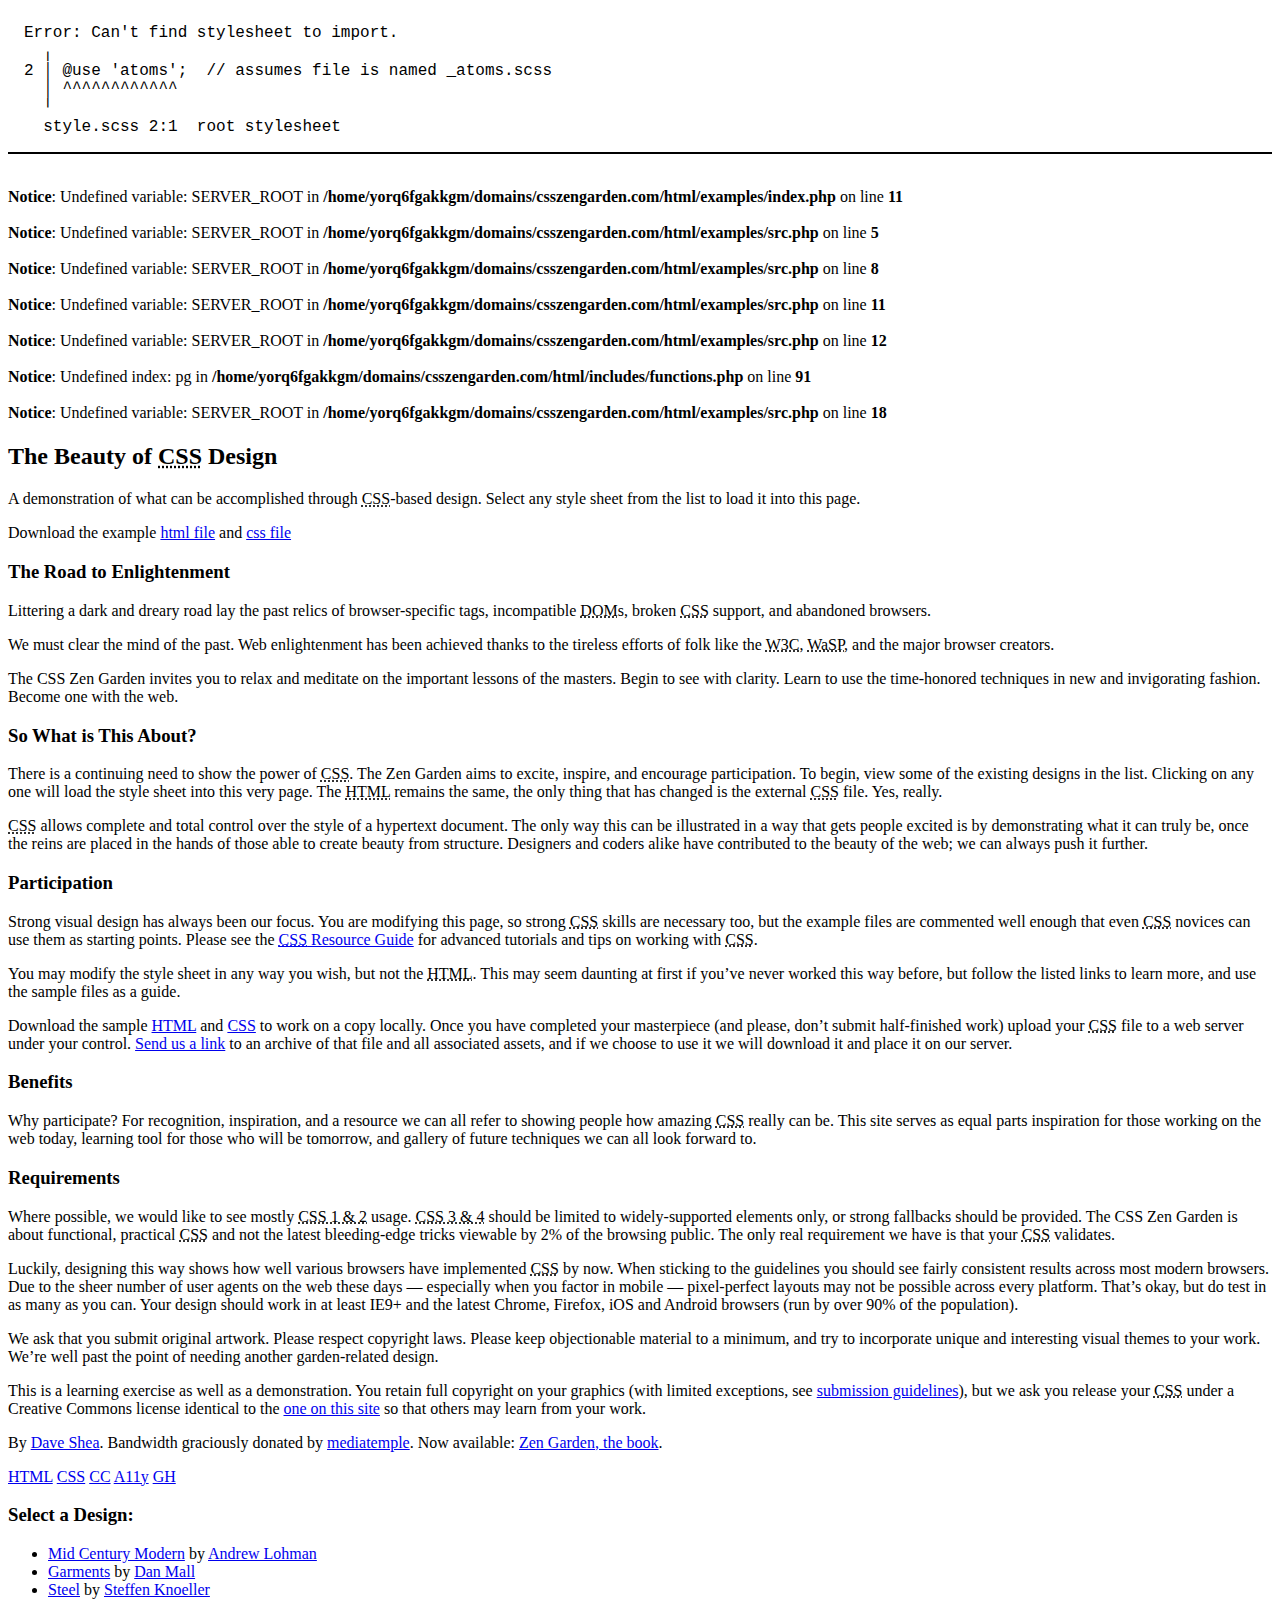
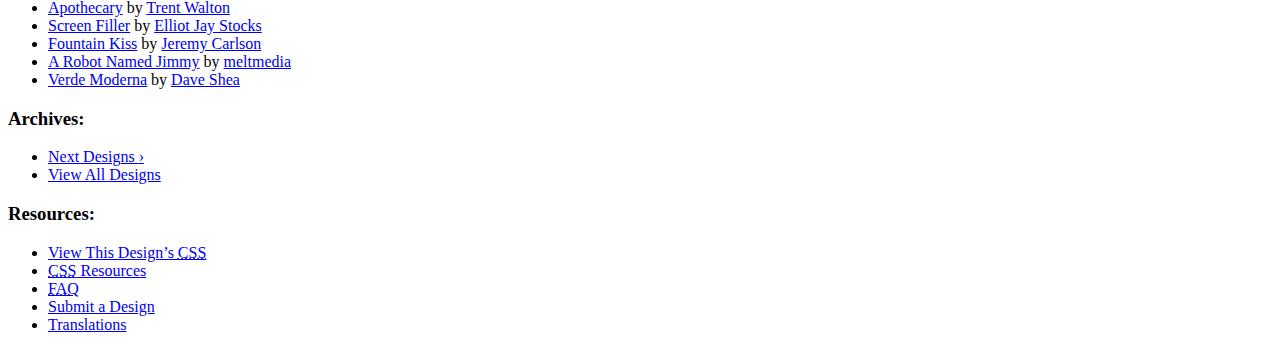
<file: index.html>
<br />
<b>Notice</b>:  Undefined variable: SERVER_ROOT in <b>/home/yorq6fgakkgm/domains/csszengarden.com/html/examples/index.php</b> on line <b>11</b><br />
<br />
<b>Notice</b>:  Undefined variable: SERVER_ROOT in <b>/home/yorq6fgakkgm/domains/csszengarden.com/html/examples/src.php</b> on line <b>5</b><br />
<br />
<b>Notice</b>:  Undefined variable: SERVER_ROOT in <b>/home/yorq6fgakkgm/domains/csszengarden.com/html/examples/src.php</b> on line <b>8</b><br />
<br />
<b>Notice</b>:  Undefined variable: SERVER_ROOT in <b>/home/yorq6fgakkgm/domains/csszengarden.com/html/examples/src.php</b> on line <b>11</b><br />
<br />
<b>Notice</b>:  Undefined variable: SERVER_ROOT in <b>/home/yorq6fgakkgm/domains/csszengarden.com/html/examples/src.php</b> on line <b>12</b><br />
<br />
<b>Notice</b>:  Undefined index: pg in <b>/home/yorq6fgakkgm/domains/csszengarden.com/html/includes/functions.php</b> on line <b>91</b><br />
<br />
<b>Notice</b>:  Undefined variable: SERVER_ROOT in <b>/home/yorq6fgakkgm/domains/csszengarden.com/html/examples/src.php</b> on line <b>18</b><br />
<!DOCTYPE html>
<html lang="en">
<head>
	<meta charset="utf-8">
	<title>CSS Zen Garden: The Beauty of CSS Design</title>

	<link rel="stylesheet" media="screen" href="style.css?v=8may2013">
	<link rel="alternate" type="application/rss+xml" title="RSS" href="http://www.csszengarden.com/zengarden.xml">

	<meta name="viewport" content="width=device-width, initial-scale=1.0">
	<meta name="author" content="Dave Shea">
	<meta name="description" content="A demonstration of what can be accomplished visually through CSS-based design.">
	<meta name="robots" content="all">


	<!--[if lt IE 9]>
	<script src="script/html5shiv.js"></script>
	<![endif]-->
</head>

<!--



	View source is a feature, not a bug. Thanks for your curiosity and
	interest in participating!

	Here are the submission guidelines for the new and improved csszengarden.com:

	- CSS3? Of course! Prefix for ALL browsers where necessary.
	- go responsive; test your layout at multiple screen sizes.
	- your browser testing baseline: IE9+, recent Chrome/Firefox/Safari, and iOS/Android
	- Graceful degradation is acceptable, and in fact highly encouraged.
	- use classes for styling. Don't use ids.
	- web fonts are cool, just make sure you have a license to share the files. Hosted 
	  services that are applied via the CSS file (ie. Google Fonts) will work fine, but
	  most that require custom HTML won't. TypeKit is supported, see the readme on this
	  page for usage instructions: https://github.com/mezzoblue/csszengarden.com/

	And a few tips on building your CSS file:

	- use :first-child, :last-child and :nth-child to get at non-classed elements
	- use ::before and ::after to create pseudo-elements for extra styling
	- use multiple background images to apply as many as you need to any element
	- use the Kellum Method for image replacement, if still needed. http://goo.gl/GXxdI
	- don't rely on the extra divs at the bottom. Use ::before and ::after instead.

		
-->

<body id="css-zen-garden">
<div class="page-wrapper">

	<section class="intro" id="zen-intro">
		<header role="banner">
			<h1>	</h1>
			<h2>The Beauty of <abbr title="Cascading Style Sheets">CSS</abbr> Design</h2>
		</header>

		<div class="summary" id="zen-summary" role="article">
			<p>A demonstration of what can be accomplished through <abbr title="Cascading Style Sheets">CSS</abbr>-based design. Select any style sheet from the list to load it into this page.</p>
			<p>Download the example <a href="/examples/index" title="This page's source HTML code, not to be modified.">html file</a> and <a href="/examples/style.css" title="This page's sample CSS, the file you may modify.">css file</a></p>
		</div>

		<div class="preamble" id="zen-preamble" role="article">
			<h3>The Road to Enlightenment</h3>
			<p>Littering a dark and dreary road lay the past relics of browser-specific tags, incompatible <abbr title="Document Object Model">DOM</abbr>s, broken <abbr title="Cascading Style Sheets">CSS</abbr> support, and abandoned browsers.</p>
			<p>We must clear the mind of the past. Web enlightenment has been achieved thanks to the tireless efforts of folk like the <abbr title="World Wide Web Consortium">W3C</abbr>, <abbr title="Web Standards Project">WaSP</abbr>, and the major browser creators.</p>
			<p>The CSS Zen Garden invites you to relax and meditate on the important lessons of the masters. Begin to see with clarity. Learn to use the time-honored techniques in new and invigorating fashion. Become one with the web.</p>
		</div>
	</section>

	<div class="main supporting" id="zen-supporting" role="main">
		<div class="explanation" id="zen-explanation" role="article">
			<h3>So What is This About?</h3>
			<p>There is a continuing need to show the power of <abbr title="Cascading Style Sheets">CSS</abbr>. The Zen Garden aims to excite, inspire, and encourage participation. To begin, view some of the existing designs in the list. Clicking on any one will load the style sheet into this very page. The <abbr title="HyperText Markup Language">HTML</abbr> remains the same, the only thing that has changed is the external <abbr title="Cascading Style Sheets">CSS</abbr> file. Yes, really.</p>
			<p><abbr title="Cascading Style Sheets">CSS</abbr> allows complete and total control over the style of a hypertext document. The only way this can be illustrated in a way that gets people excited is by demonstrating what it can truly be, once the reins are placed in the hands of those able to create beauty from structure. Designers and coders alike have contributed to the beauty of the web; we can always push it further.</p>
		</div>

		<div class="participation" id="zen-participation" role="article">
			<h3>Participation</h3>
			<p>Strong visual design has always been our focus. You are modifying this page, so strong <abbr title="Cascading Style Sheets">CSS</abbr> skills are necessary too, but the example files are commented well enough that even <abbr title="Cascading Style Sheets">CSS</abbr> novices can use them as starting points. Please see the <a href="http://www.mezzoblue.com/zengarden/resources/" title="A listing of CSS-related resources"><abbr title="Cascading Style Sheets">CSS</abbr> Resource Guide</a> for advanced tutorials and tips on working with <abbr title="Cascading Style Sheets">CSS</abbr>.</p>
			<p>You may modify the style sheet in any way you wish, but not the <abbr title="HyperText Markup Language">HTML</abbr>. This may seem daunting at first if you&#8217;ve never worked this way before, but follow the listed links to learn more, and use the sample files as a guide.</p>
			<p>Download the sample <a href="/examples/index" title="This page's source HTML code, not to be modified.">HTML</a> and <a href="/examples/style.css" title="This page's sample CSS, the file you may modify.">CSS</a> to work on a copy locally. Once you have completed your masterpiece (and please, don&#8217;t submit half-finished work) upload your <abbr title="Cascading Style Sheets">CSS</abbr> file to a web server under your control. <a href="http://www.mezzoblue.com/zengarden/submit/" title="Use the contact form to send us your CSS file">Send us a link</a> to an archive of that file and all associated assets, and if we choose to use it we will download it and place it on our server.</p>
		</div>

		<div class="benefits" id="zen-benefits" role="article">
			<h3>Benefits</h3>
			<p>Why participate? For recognition, inspiration, and a resource we can all refer to showing people how amazing <abbr title="Cascading Style Sheets">CSS</abbr> really can be. This site serves as equal parts inspiration for those working on the web today, learning tool for those who will be tomorrow, and gallery of future techniques we can all look forward to.</p>
		</div>

		<div class="requirements" id="zen-requirements" role="article">
			<h3>Requirements</h3>
			<p>Where possible, we would like to see mostly <abbr title="Cascading Style Sheets, levels 1 and 2">CSS 1 &amp; 2</abbr> usage. <abbr title="Cascading Style Sheets, levels 3 and 4">CSS 3 &amp; 4</abbr> should be limited to widely-supported elements only, or strong fallbacks should be provided. The CSS Zen Garden is about functional, practical <abbr title="Cascading Style Sheets">CSS</abbr> and not the latest bleeding-edge tricks viewable by 2% of the browsing public. The only real requirement we have is that your <abbr title="Cascading Style Sheets">CSS</abbr> validates.</p>
			<p>Luckily, designing this way shows how well various browsers have implemented <abbr title="Cascading Style Sheets">CSS</abbr> by now. When sticking to the guidelines you should see fairly consistent results across most modern browsers. Due to the sheer number of user agents on the web these days &#8212; especially when you factor in mobile &#8212; pixel-perfect layouts may not be possible across every platform. That&#8217;s okay, but do test in as many as you can. Your design should work in at least IE9+ and the latest Chrome, Firefox, iOS and Android browsers (run by over 90% of the population).</p>
			<p>We ask that you submit original artwork. Please respect copyright laws. Please keep objectionable material to a minimum, and try to incorporate unique and interesting visual themes to your work. We&#8217;re well past the point of needing another garden-related design.</p>
			<p>This is a learning exercise as well as a demonstration. You retain full copyright on your graphics (with limited exceptions, see <a href="http://www.mezzoblue.com/zengarden/submit/guidelines/">submission guidelines</a>), but we ask you release your <abbr title="Cascading Style Sheets">CSS</abbr> under a Creative Commons license identical to the <a href="http://creativecommons.org/licenses/by-nc-sa/3.0/" title="View the Zen Garden's license information.">one on this site</a> so that others may learn from your work.</p>
			<p role="contentinfo">By <a href="http://www.mezzoblue.com/">Dave Shea</a>. Bandwidth graciously donated by <a href="http://www.mediatemple.net/">mediatemple</a>. Now available: <a href="http://www.amazon.com/exec/obidos/ASIN/0321303474/mezzoblue-20/">Zen Garden, the book</a>.</p>
		</div>

		<footer>
			<a href="http://validator.w3.org/check/referer" title="Check the validity of this site&#8217;s HTML" class="zen-validate-html">HTML</a>
			<a href="http://jigsaw.w3.org/css-validator/check/referer" title="Check the validity of this site&#8217;s CSS" class="zen-validate-css">CSS</a>
			<a href="http://creativecommons.org/licenses/by-nc-sa/3.0/" title="View the Creative Commons license of this site: Attribution-NonCommercial-ShareAlike." class="zen-license">CC</a>
			<a href="http://mezzoblue.com/zengarden/faq/#aaa" title="Read about the accessibility of this site" class="zen-accessibility">A11y</a>
			<a href="https://github.com/mezzoblue/csszengarden.com" title="Fork this site on Github" class="zen-github">GH</a>
		</footer>

	</div>


	<aside class="sidebar" role="complementary">
		<div class="wrapper">

			<div class="design-selection" id="design-selection">
				<h3 class="select">Select a Design:</h3>
				<nav role="navigation">
					<ul>
					<li>
						<a href="/221/" class="design-name">Mid Century Modern</a> by						<a href="http://andrewlohman.com/" class="designer-name">Andrew Lohman</a>
					</li>					<li>
						<a href="/220/" class="design-name">Garments</a> by						<a href="http://danielmall.com/" class="designer-name">Dan Mall</a>
					</li>					<li>
						<a href="/219/" class="design-name">Steel</a> by						<a href="http://steffen-knoeller.de" class="designer-name">Steffen Knoeller</a>
					</li>					<li>
						<a href="/218/" class="design-name">Apothecary</a> by						<a href="http://trentwalton.com" class="designer-name">Trent Walton</a>
					</li>					<li>
						<a href="/217/" class="design-name">Screen Filler</a> by						<a href="http://elliotjaystocks.com/" class="designer-name">Elliot Jay Stocks</a>
					</li>					<li>
						<a href="/216/" class="design-name">Fountain Kiss</a> by						<a href="http://jeremycarlson.com" class="designer-name">Jeremy Carlson</a>
					</li>					<li>
						<a href="/215/" class="design-name">A Robot Named Jimmy</a> by						<a href="http://meltmedia.com/" class="designer-name">meltmedia</a>
					</li>					<li>
						<a href="/214/" class="design-name">Verde Moderna</a> by						<a href="http://www.mezzoblue.com/" class="designer-name">Dave Shea</a>
					</li>					</ul>
				</nav>
			</div>

			<div class="design-archives" id="design-archives">
				<h3 class="archives">Archives:</h3>
				<nav role="navigation">
					<ul>
						<li class="next">
							<a href="/214/page1">
								Next Designs <span class="indicator">&rsaquo;</span>
							</a>
						</li>
						<li class="viewall">
							<a href="http://www.mezzoblue.com/zengarden/alldesigns/" title="View every submission to the Zen Garden.">
								View All Designs							</a>
						</li>
					</ul>
				</nav>
			</div>

			<div class="zen-resources" id="zen-resources">
				<h3 class="resources">Resources:</h3>
				<ul>
					<li class="view-css">
						<a href="style.css" title="View the source CSS file of the currently-viewed design.">
							View This Design&#8217;s <abbr title="Cascading Style Sheets">CSS</abbr>						</a>
					</li>
					<li class="css-resources">
						<a href="http://www.mezzoblue.com/zengarden/resources/" title="Links to great sites with information on using CSS.">
							<abbr title="Cascading Style Sheets">CSS</abbr> Resources						</a>
					</li>
					<li class="zen-faq">
						<a href="http://www.mezzoblue.com/zengarden/faq/" title="A list of Frequently Asked Questions about the Zen Garden.">
							<abbr title="Frequently Asked Questions">FAQ</abbr>						</a>
					</li>
					<li class="zen-submit">
						<a href="http://www.mezzoblue.com/zengarden/submit/" title="Send in your own CSS file.">
							Submit a Design						</a>
					</li>
					<li class="zen-translations">
						<a href="http://www.mezzoblue.com/zengarden/translations/" title="View translated versions of this page.">
							Translations						</a>
					</li>
				</ul>
			</div>
		</div>
	</aside>


</div>

<!--

	These superfluous divs/spans were originally provided as catch-alls to add extra imagery.
	These days we have full ::before and ::after support, favour using those instead.
	These only remain for historical design compatibility. They might go away one day.
		
-->
<div class="extra1" role="presentation"></div><div class="extra2" role="presentation"></div><div class="extra3" role="presentation"></div>
<div class="extra4" role="presentation"></div><div class="extra5" role="presentation"></div><div class="extra6" role="presentation"></div>

</body>
</html>
</file>
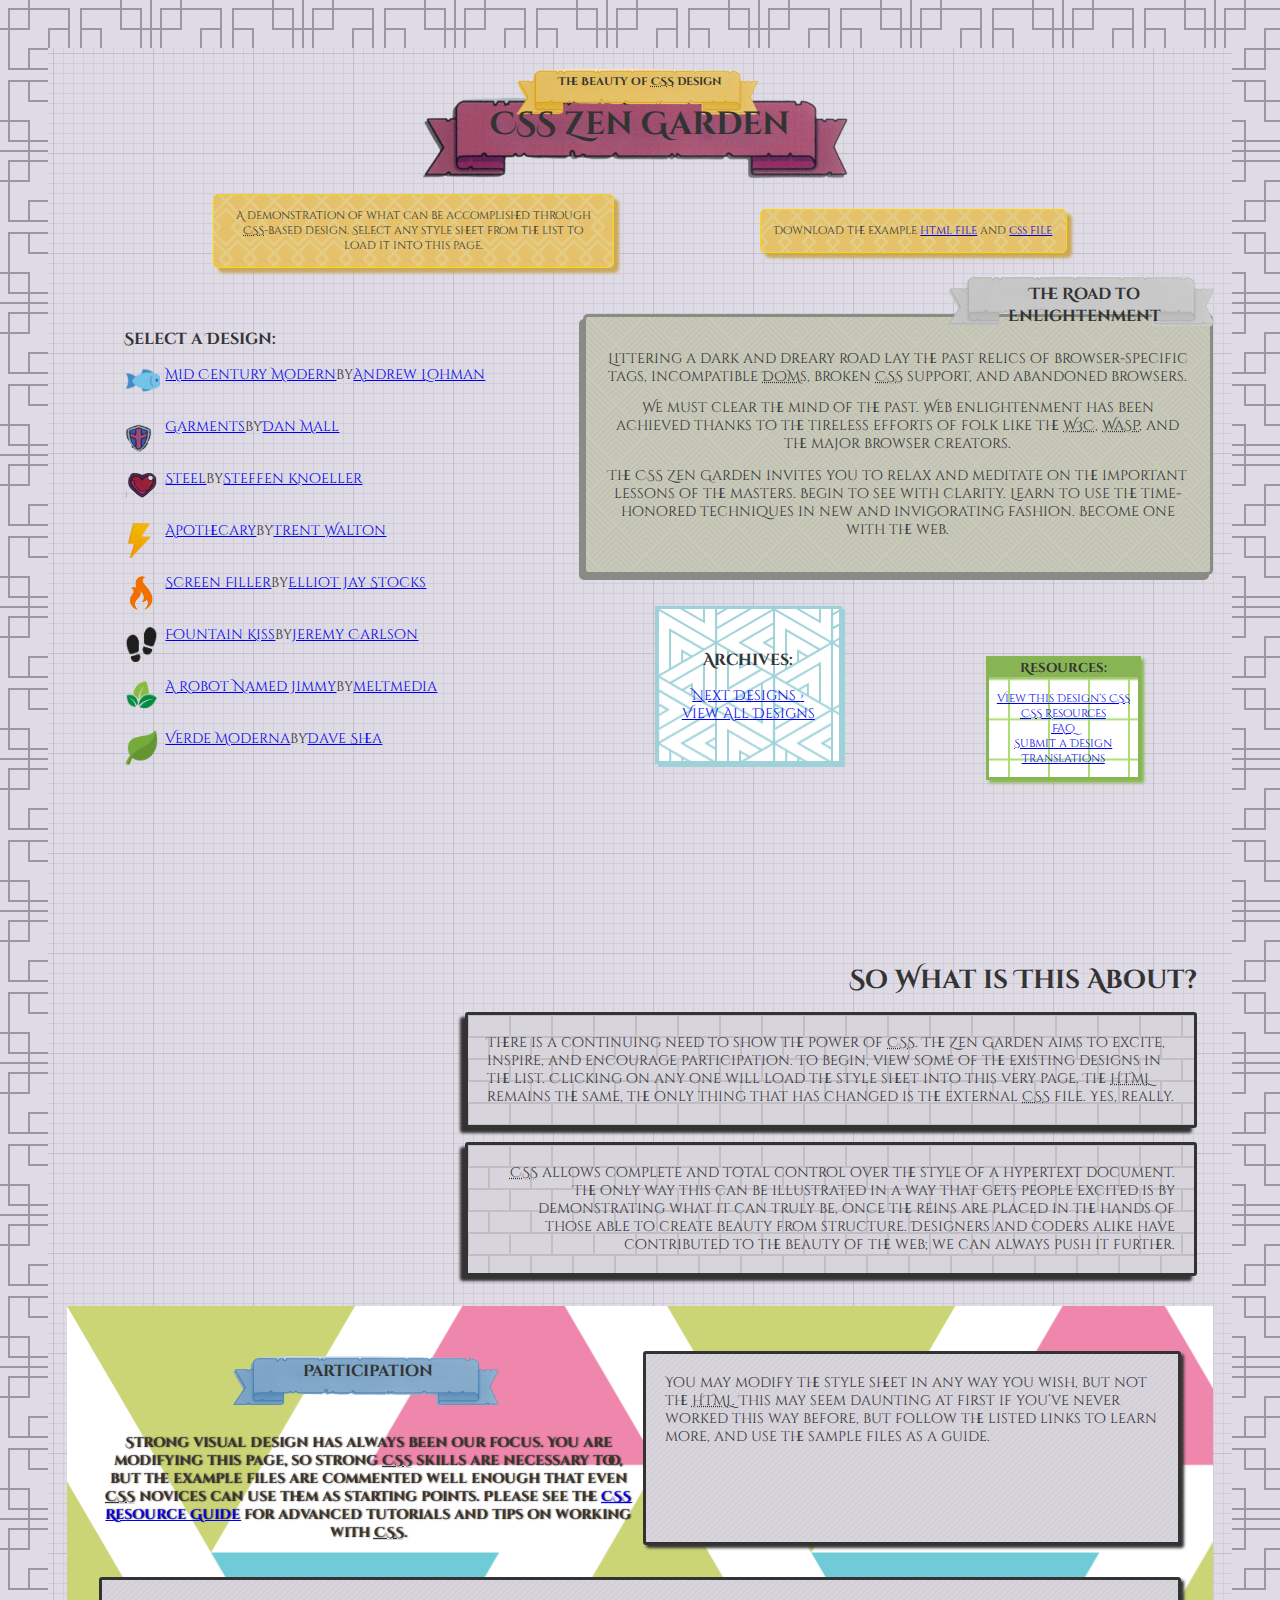
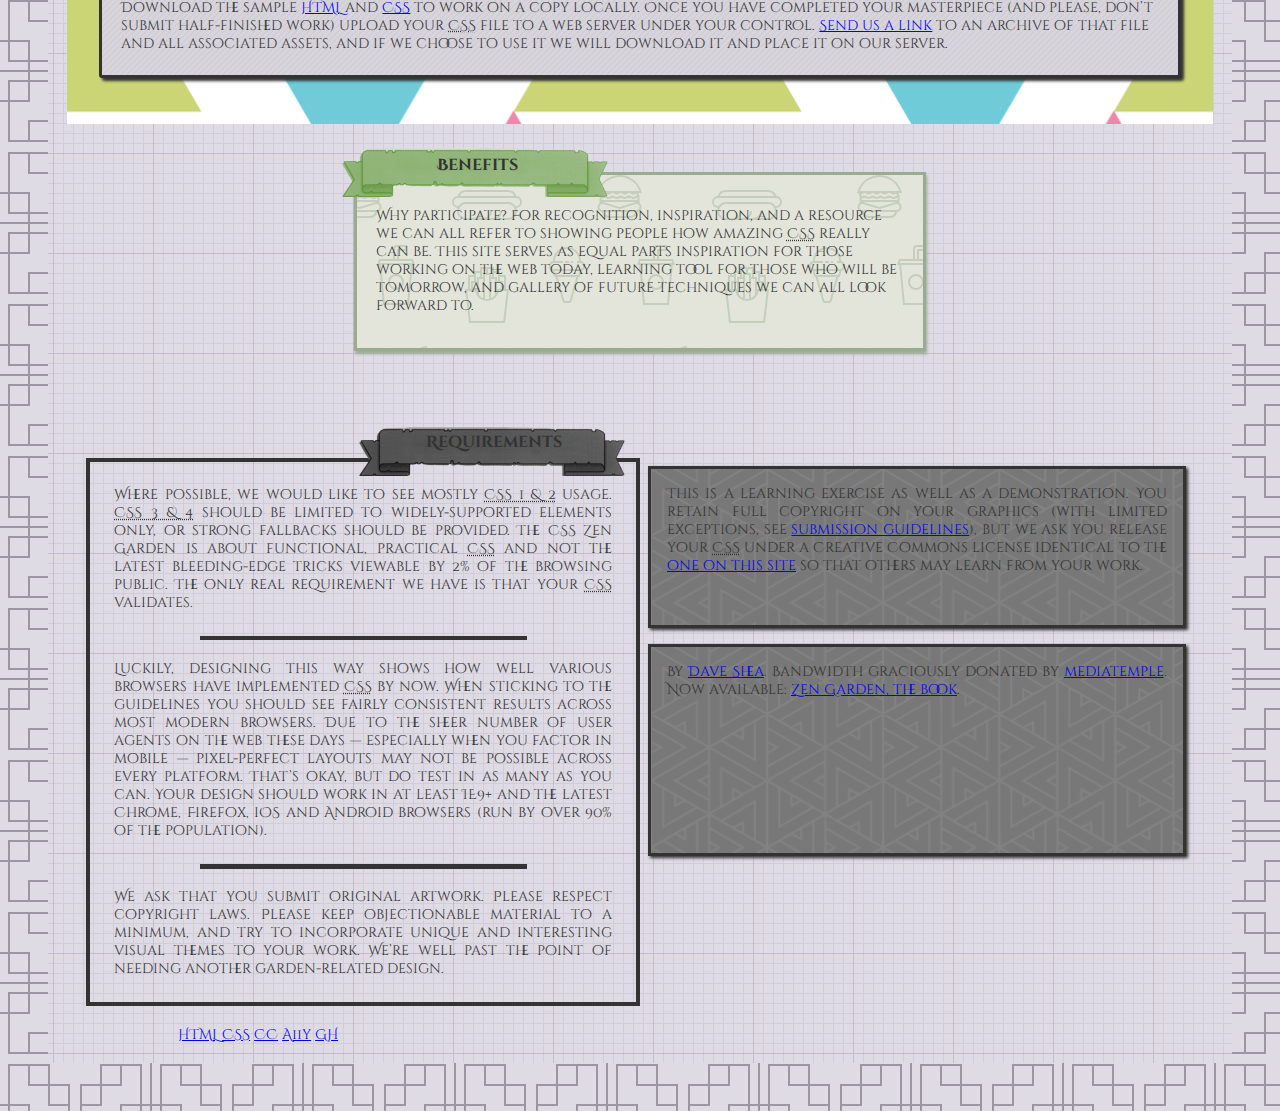
<file: zen-style/index.html>
<!DOCTYPE html>
<html lang="en">
	<head>
		<meta charset="UTF-8" />
		<meta name="viewport" content="width=device-width, initial-scale=1.0" />
		<title>Zen style guide</title>
		<link rel="stylesheet" href="style.css" />
	</head>
	<body>
		<div class="page-wrapper">
			<section class="intro" id="zen-intro">
				<header role="banner">
					<h1>CSS Zen Garden</h1>
					<h2>
						The Beauty of <abbr title="Cascading Style Sheets">CSS</abbr> Design
					</h2>
				</header>

				<div class="summary" id="zen-summary" role="article">
					<p>
						A demonstration of what can be accomplished through
						<abbr title="Cascading Style Sheets">CSS</abbr>-based design. Select
						any style sheet from the list to load it into this page.
					</p>
					<p>
						Download the example
						<a
							href="/examples/index"
							title="This page's source HTML code, not to be modified."
							>html file</a
						>
						and
						<a
							href="/examples/style.css"
							title="This page's sample CSS, the file you may modify."
							>css file</a
						>
					</p>
				</div>

				<div class="preamble" id="zen-preamble" role="article">
					<h3>The Road to Enlightenment</h3>
					<p>
						Littering a dark and dreary road lay the past relics of
						browser-specific tags, incompatible
						<abbr title="Document Object Model">DOM</abbr>s, broken
						<abbr title="Cascading Style Sheets">CSS</abbr> support, and
						abandoned browsers.
					</p>
					<p>
						We must clear the mind of the past. Web enlightenment has been
						achieved thanks to the tireless efforts of folk like the
						<abbr title="World Wide Web Consortium">W3C</abbr>,
						<abbr title="Web Standards Project">WaSP</abbr>, and the major
						browser creators.
					</p>
					<p>
						The CSS Zen Garden invites you to relax and meditate on the
						important lessons of the masters. Begin to see with clarity. Learn
						to use the time-honored techniques in new and invigorating fashion.
						Become one with the web.
					</p>
				</div>
			</section>

			<div class="main supporting" id="zen-supporting" role="main">
				<div class="explanation" id="zen-explanation" role="article">
					<h3>So What is This About?</h3>
					<p>
						There is a continuing need to show the power of
						<abbr title="Cascading Style Sheets">CSS</abbr>. The Zen Garden aims
						to excite, inspire, and encourage participation. To begin, view some
						of the existing designs in the list. Clicking on any one will load
						the style sheet into this very page. The
						<abbr title="HyperText Markup Language">HTML</abbr> remains the
						same, the only thing that has changed is the external
						<abbr title="Cascading Style Sheets">CSS</abbr> file. Yes, really.
					</p>
					<p>
						<abbr title="Cascading Style Sheets">CSS</abbr> allows complete and
						total control over the style of a hypertext document. The only way
						this can be illustrated in a way that gets people excited is by
						demonstrating what it can truly be, once the reins are placed in the
						hands of those able to create beauty from structure. Designers and
						coders alike have contributed to the beauty of the web; we can
						always push it further.
					</p>
				</div>

				<div class="participation" id="zen-participation" role="article">
					<h3>Participation</h3>
					<p>
						Strong visual design has always been our focus. You are modifying
						this page, so strong
						<abbr title="Cascading Style Sheets">CSS</abbr> skills are necessary
						too, but the example files are commented well enough that even
						<abbr title="Cascading Style Sheets">CSS</abbr> novices can use them
						as starting points. Please see the
						<a
							href="http://www.mezzoblue.com/zengarden/resources/"
							title="A listing of CSS-related resources"
							><abbr title="Cascading Style Sheets">CSS</abbr> Resource Guide</a
						>
						for advanced tutorials and tips on working with
						<abbr title="Cascading Style Sheets">CSS</abbr>.
					</p>
					<p>
						You may modify the style sheet in any way you wish, but not the
						<abbr title="HyperText Markup Language">HTML</abbr>. This may seem
						daunting at first if you&#8217;ve never worked this way before, but
						follow the listed links to learn more, and use the sample files as a
						guide.
					</p>
					<p>
						Download the sample
						<a
							href="/examples/index"
							title="This page's source HTML code, not to be modified."
							>HTML</a
						>
						and
						<a
							href="/examples/style.css"
							title="This page's sample CSS, the file you may modify."
							>CSS</a
						>
						to work on a copy locally. Once you have completed your masterpiece
						(and please, don&#8217;t submit half-finished work) upload your
						<abbr title="Cascading Style Sheets">CSS</abbr> file to a web server
						under your control.
						<a
							href="http://www.mezzoblue.com/zengarden/submit/"
							title="Use the contact form to send us your CSS file"
							>Send us a link</a
						>
						to an archive of that file and all associated assets, and if we
						choose to use it we will download it and place it on our server.
					</p>
				</div>

				<div class="benefits" id="zen-benefits" role="article">
					<h3>Benefits</h3>
					<p>
						Why participate? For recognition, inspiration, and a resource we can
						all refer to showing people how amazing
						<abbr title="Cascading Style Sheets">CSS</abbr> really can be. This
						site serves as equal parts inspiration for those working on the web
						today, learning tool for those who will be tomorrow, and gallery of
						future techniques we can all look forward to.
					</p>
				</div>

				<div class="requirements" id="zen-requirements" role="article">
					<h3>Requirements</h3>
					<p>
						Where possible, we would like to see mostly
						<abbr title="Cascading Style Sheets, levels 1 and 2"
							>CSS 1 &amp; 2</abbr
						>
						usage.
						<abbr title="Cascading Style Sheets, levels 3 and 4"
							>CSS 3 &amp; 4</abbr
						>
						should be limited to widely-supported elements only, or strong
						fallbacks should be provided. The CSS Zen Garden is about
						functional, practical
						<abbr title="Cascading Style Sheets">CSS</abbr> and not the latest
						bleeding-edge tricks viewable by 2% of the browsing public. The only
						real requirement we have is that your
						<abbr title="Cascading Style Sheets">CSS</abbr> validates.
					</p>
					<p>
						Luckily, designing this way shows how well various browsers have
						implemented <abbr title="Cascading Style Sheets">CSS</abbr> by now.
						When sticking to the guidelines you should see fairly consistent
						results across most modern browsers. Due to the sheer number of user
						agents on the web these days &#8212; especially when you factor in
						mobile &#8212; pixel-perfect layouts may not be possible across
						every platform. That&#8217;s okay, but do test in as many as you
						can. Your design should work in at least IE9+ and the latest Chrome,
						Firefox, iOS and Android browsers (run by over 90% of the
						population).
					</p>
					<p>
						We ask that you submit original artwork. Please respect copyright
						laws. Please keep objectionable material to a minimum, and try to
						incorporate unique and interesting visual themes to your work.
						We&#8217;re well past the point of needing another garden-related
						design.
					</p>
					<p>
						This is a learning exercise as well as a demonstration. You retain
						full copyright on your graphics (with limited exceptions, see
						<a href="http://www.mezzoblue.com/zengarden/submit/guidelines/"
							>submission guidelines</a
						>), but we ask you release your
						<abbr title="Cascading Style Sheets">CSS</abbr> under a Creative
						Commons license identical to the
						<a
							href="http://creativecommons.org/licenses/by-nc-sa/3.0/"
							title="View the Zen Garden's license information."
							>one on this site</a
						>
						so that others may learn from your work.
					</p>
					<p role="contentinfo">
						By <a href="http://www.mezzoblue.com/">Dave Shea</a>. Bandwidth
						graciously donated by
						<a href="http://www.mediatemple.net/">mediatemple</a>. Now
						available:
						<a
							href="http://www.amazon.com/exec/obidos/ASIN/0321303474/mezzoblue-20/"
							>Zen Garden, the book</a
						>.
					</p>
				</div>

				<footer>
					<a
						href="http://validator.w3.org/check/referer"
						title="Check the validity of this site&#8217;s HTML"
						class="zen-validate-html"
						>HTML</a
					>
					<a
						href="http://jigsaw.w3.org/css-validator/check/referer"
						title="Check the validity of this site&#8217;s CSS"
						class="zen-validate-css"
						>CSS</a
					>
					<a
						href="http://creativecommons.org/licenses/by-nc-sa/3.0/"
						title="View the Creative Commons license of this site: Attribution-NonCommercial-ShareAlike."
						class="zen-license"
						>CC</a
					>
					<a
						href="http://mezzoblue.com/zengarden/faq/#aaa"
						title="Read about the accessibility of this site"
						class="zen-accessibility"
						>A11y</a
					>
					<a
						href="https://github.com/mezzoblue/csszengarden.com"
						title="Fork this site on Github"
						class="zen-github"
						>GH</a
					>
				</footer>
			</div>

			<aside class="sidebar" role="complementary">
				<div class="wrapper">
					<div class="design-selection" id="design-selection">
						<h3 class="select">Select a Design:</h3>
						<nav role="navigation">
							<ul>
								<li>
									<a href="/221/" class="design-name">Mid Century Modern</a> by
									<a href="http://andrewlohman.com/" class="designer-name"
										>Andrew Lohman</a
									>
								</li>
								<li>
									<a href="/220/" class="design-name">Garments</a> by
									<a href="http://danielmall.com/" class="designer-name"
										>Dan Mall</a
									>
								</li>
								<li>
									<a href="/219/" class="design-name">Steel</a> by
									<a href="http://steffen-knoeller.de" class="designer-name"
										>Steffen Knoeller</a
									>
								</li>
								<li>
									<a href="/218/" class="design-name">Apothecary</a> by
									<a href="http://trentwalton.com" class="designer-name"
										>Trent Walton</a
									>
								</li>
								<li>
									<a href="/217/" class="design-name">Screen Filler</a> by
									<a href="http://elliotjaystocks.com/" class="designer-name"
										>Elliot Jay Stocks</a
									>
								</li>
								<li>
									<a href="/216/" class="design-name">Fountain Kiss</a> by
									<a href="http://jeremycarlson.com" class="designer-name"
										>Jeremy Carlson</a
									>
								</li>
								<li>
									<a href="/215/" class="design-name">A Robot Named Jimmy</a> by
									<a href="http://meltmedia.com/" class="designer-name"
										>meltmedia</a
									>
								</li>
								<li>
									<a href="/214/" class="design-name">Verde Moderna</a> by
									<a href="http://www.mezzoblue.com/" class="designer-name"
										>Dave Shea</a
									>
								</li>
							</ul>
						</nav>
					</div>

					<div class="design-archives" id="design-archives">
						<h3 class="archives">Archives:</h3>
						<nav role="navigation">
							<ul>
								<li class="next">
									<a href="/214/page1">
										Next Designs <span class="indicator">&rsaquo;</span>
									</a>
								</li>
								<li class="viewall">
									<a
										href="http://www.mezzoblue.com/zengarden/alldesigns/"
										title="View every submission to the Zen Garden."
									>
										View All Designs
									</a>
								</li>
							</ul>
						</nav>
					</div>

					<div class="zen-resources" id="zen-resources">
						<h3 class="resources">Resources:</h3>
						<ul>
							<li class="view-css">
								<a
									href="style.css"
									title="View the source CSS file of the currently-viewed design."
								>
									View This Design&#8217;s
									<abbr title="Cascading Style Sheets">CSS</abbr>
								</a>
							</li>
							<li class="css-resources">
								<a
									href="http://www.mezzoblue.com/zengarden/resources/"
									title="Links to great sites with information on using CSS."
								>
									<abbr title="Cascading Style Sheets">CSS</abbr> Resources
								</a>
							</li>
							<li class="zen-faq">
								<a
									href="http://www.mezzoblue.com/zengarden/faq/"
									title="A list of Frequently Asked Questions about the Zen Garden."
								>
									<abbr title="Frequently Asked Questions">FAQ</abbr>
								</a>
							</li>
							<li class="zen-submit">
								<a
									href="http://www.mezzoblue.com/zengarden/submit/"
									title="Send in your own CSS file."
								>
									Submit a Design
								</a>
							</li>
							<li class="zen-translations">
								<a
									href="http://www.mezzoblue.com/zengarden/translations/"
									title="View translated versions of this page."
								>
									Translations
								</a>
							</li>
						</ul>
					</div>
				</div>
			</aside>
		</div>
	</body>
</html>
</file>
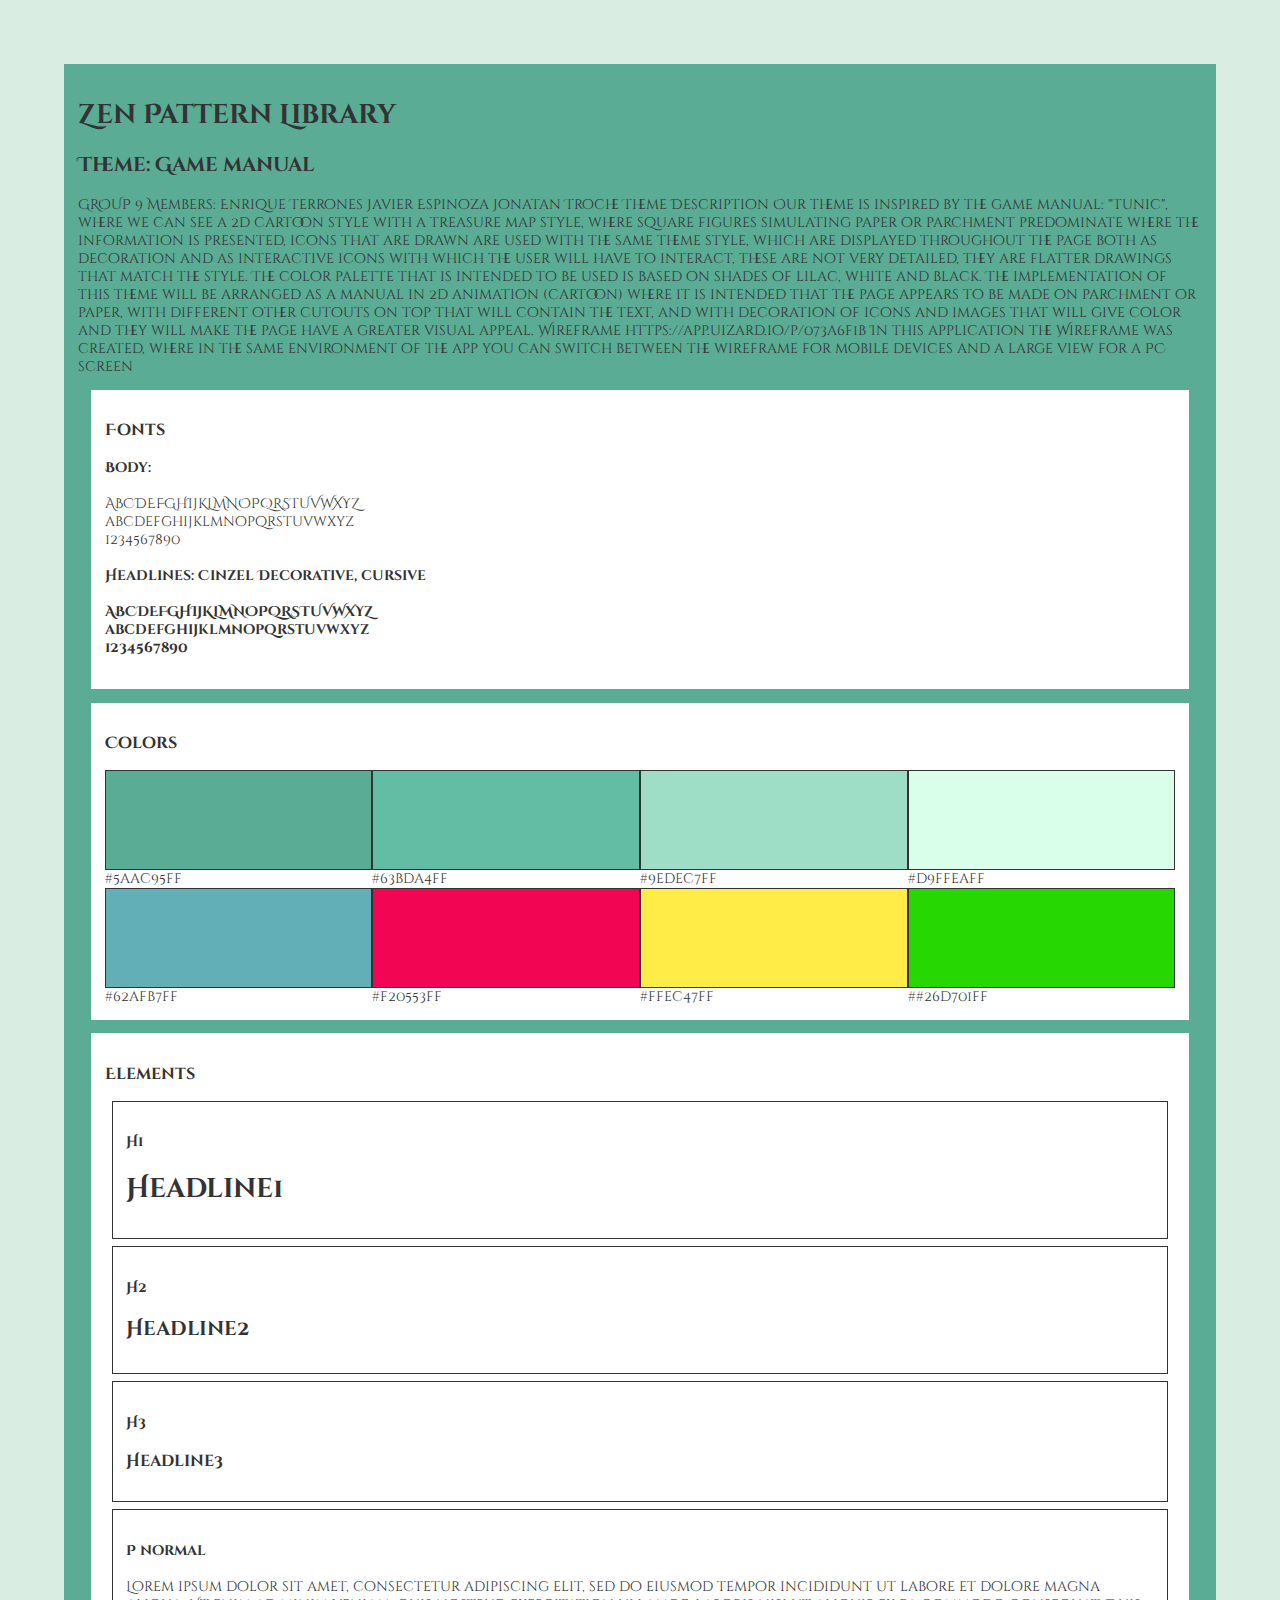
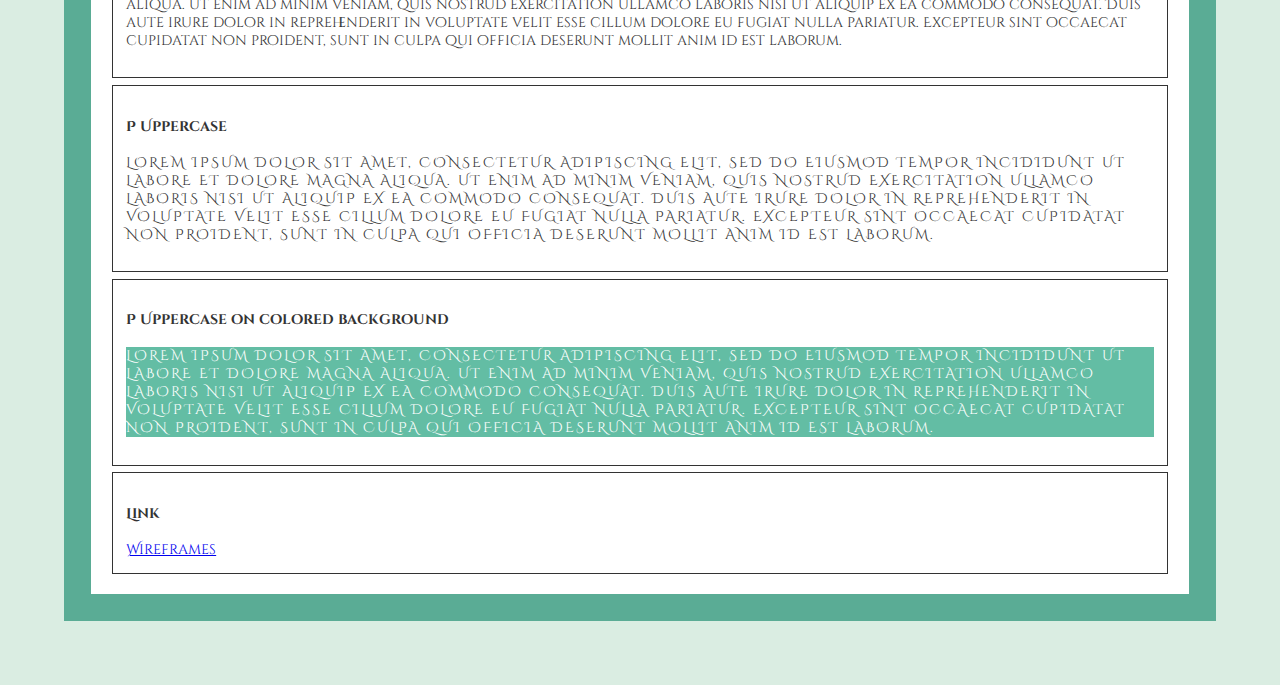
<file: zen-style/pattern.html>
<!DOCTYPE html>
<html lang="en">
  <head>
    <meta charset="UTF-8" />
    <meta name="viewport" content="width=device-width, initial-scale=1.0" />
    <title>Zen Pattern Library</title>
    <link rel="stylesheet" href="style-pattern.css" />
  </head>
  <body>
    <header>
      <h1 class="ribbon">
        Zen Pattern Library
      </h1>
    </header>
    <main>
      <h2 class="ribbon">Theme: Game manual</h2>
      <p>
        GROUP 9
Members:
Enrique Terrones
Javier Espinoza
Jonatan Troche
Theme Description
Our theme is inspired by the game manual: "Tunic", where we can see a 2d cartoon style with a treasure map style, where square figures simulating paper or parchment predominate where the information is presented, icons that are drawn are used with the same theme style, which are displayed throughout the page both as decoration and as interactive icons with which the user will have to interact, these are not very detailed, they are flatter drawings that match the style. The color palette that is intended to be used is based on shades of lilac, white and black.
The implementation of this theme will be arranged as a manual in 2d animation (cartoon) where it is intended that the page appears to be made on parchment or paper, with different other cutouts on top that will contain the text, and with decoration of icons and images that will give color and they will make the page have a greater visual appeal.
Wireframe
https://app.uizard.io/p/073a6f1b 
In this application the Wireframe was created, where in the same environment of the app you can switch between the wireframe for mobile devices and a large view for a PC screen
      </p>
      
      <section>
        <h3>Fonts</h3>
        <h4>Body: </h4>
        <p>
          ABCDEFGHIJKLMNOPQRSTUVWXYZ<br />
          abcdefghijklmnopqrstuvwxyz<br />
          1234567890
        </p>
        <h4>Headlines: Cinzel Decorative, cursive</h4>
        <h4>
          ABCDEFGHIJKLMNOPQRSTUVWXYZ<br />
          abcdefghijklmnopqrstuvwxyz<br />
          1234567890
        </h4>
      </section>

      <section class="colors">
        <h3>Colors</h3>
        <figure>
          <div class="swatch polished-pine"></div>
          <figcaption>#5aac95ff</figcaption>
        </figure>
        <figure>
          <div class="swatch keppel"></div>
          <figcaption>#63bda4ff</figcaption>
        </figure>
        <figure>
          <div class="swatch middle-blue-green"></div>
          <figcaption>#9edec7ff</figcaption>
        </figure>
        <figure>
          <div class="swatch aero-blue"></div>
          <figcaption>#d9ffeaff</figcaption>
        </figure>
        <figure>
          <div class="swatch accent2"></div>
          <figcaption>#62afb7ff</figcaption>
        </figure>
        <figure>
          <div class="swatch accent3"></div>
          <figcaption>#f20553ff</figcaption>
        </figure>
        <figure>
          <div class="swatch accent4"></div>
          <figcaption>#ffec47ff</figcaption>
        </figure>
        <figure>
          <div class="swatch  accent1"></div>
          <figcaption>##26d701ff</figcaption>
        </figure>
      
      </section>

      <section class="elements">
        <h3>Elements</h3>
        <div class="element">
          <h4>H1</h4>
          <h1 class="ribbon">Headline1</h1>
        </div>
        <div class="element primary">
          <h4>H2</h4>
          <h2 class="ribbon"> Headline2</h2>
        </div>
        <div class="element">
          <h4>H3</h4>
          <h3>Headline3</h3>
        </div>
        <div class="element">
          <h4>P normal</h4>
          <p>
            Lorem ipsum dolor sit amet, consectetur adipiscing elit, sed do
            eiusmod tempor incididunt ut labore et dolore magna aliqua. Ut enim
            ad minim veniam, quis nostrud exercitation ullamco laboris nisi ut
            aliquip ex ea commodo consequat. Duis aute irure dolor in
            reprehenderit in voluptate velit esse cillum dolore eu fugiat nulla
            pariatur. Excepteur sint occaecat cupidatat non proident, sunt in
            culpa qui officia deserunt mollit anim id est laborum.
          </p>
        </div>
        <div class="element">
          <h4>P Uppercase</h4>
          <p class="uppercase">
            Lorem ipsum dolor sit amet, consectetur adipiscing elit, sed do
            eiusmod tempor incididunt ut labore et dolore magna aliqua. Ut enim
            ad minim veniam, quis nostrud exercitation ullamco laboris nisi ut
            aliquip ex ea commodo consequat. Duis aute irure dolor in
            reprehenderit in voluptate velit esse cillum dolore eu fugiat nulla
            pariatur. Excepteur sint occaecat cupidatat non proident, sunt in
            culpa qui officia deserunt mollit anim id est laborum.
          </p>
        </div>
        <div class="element">
          <h4>P Uppercase on colored background</h4>
          <p class="uppercase-light keppel">
            Lorem ipsum dolor sit amet, consectetur adipiscing elit, sed do
            eiusmod tempor incididunt ut labore et dolore magna aliqua. Ut enim
            ad minim veniam, quis nostrud exercitation ullamco laboris nisi ut
            aliquip ex ea commodo consequat. Duis aute irure dolor in
            reprehenderit in voluptate velit esse cillum dolore eu fugiat nulla
            pariatur. Excepteur sint occaecat cupidatat non proident, sunt in
            culpa qui officia deserunt mollit anim id est laborum.
          </p>
        </div>
        <div class="element">
          <h4>Link</h4>
          <a
            href="https://app.uizard.io/p/073a6f1b "
            rel="noreferrer"
            target="_blank"
            >Wireframes</a
          >
        </div>
      </section>
    </main>
  </body>
</html>
</file>
<file: style.css>
/* Error: Can't find stylesheet to import.
 *   ,
 * 2 | @use 'atoms';  // assumes file is named _atoms.scss
 *   | ^^^^^^^^^^^^
 *   '
 *   style.scss 2:1  root stylesheet */

body::before {
  font-family: "Source Code Pro", "SF Mono", Monaco, Inconsolata, "Fira Mono",
      "Droid Sans Mono", monospace, monospace;
  white-space: pre;
  display: block;
  padding: 1em;
  margin-bottom: 1em;
  border-bottom: 2px solid black;
  content: "Error: Can't find stylesheet to import.\a   \2577 \a 2 \2502  @use 'atoms';  // assumes file is named _atoms.scss\d\a   \2502  ^^^^^^^^^^^^\a   \2575 \a   style.scss 2:1  root stylesheet";
}
</file>
<file: zen-style/style.css>
@import url("https://fonts.googleapis.com/css2?family=Cinzel+Decorative:wght@400;700;900&family=Flow+Circular&family=Megrim&family=Nabla&family=Noto+Sans+Canadian+Aboriginal:wght@100;200;300;400;500;600;800;900&family=Noto+Sans+Zanabazar+Square&family=Nuosu+SIL&display=swap");
* {
  box-sizing: border-box;
}

html {
  background-color: #dfdbe5;
  background-image: url("data:image/svg+xml,%3Csvg xmlns='http://www.w3.org/2000/svg' width='152' height='152' viewBox='0 0 152 152'%3E%3Cg fill-rule='evenodd'%3E%3Cg id='temple' fill='%23342f3d' fill-opacity='0.4'%3E%3Cpath d='M152 150v2H0v-2h28v-8H8v-20H0v-2h8V80h42v20h20v42H30v8h90v-8H80v-42h20V80h42v40h8V30h-8v40h-42V50H80V8h40V0h2v8h20v20h8V0h2v150zm-2 0v-28h-8v20h-20v8h28zM82 30v18h18V30H82zm20 18h20v20h18V30h-20V10H82v18h20v20zm0 2v18h18V50h-18zm20-22h18V10h-18v18zm-54 92v-18H50v18h18zm-20-18H28V82H10v38h20v20h38v-18H48v-20zm0-2V82H30v18h18zm-20 22H10v18h18v-18zm54 0v18h38v-20h20V82h-18v20h-20v20H82zm18-20H82v18h18v-18zm2-2h18V82h-18v18zm20 40v-18h18v18h-18zM30 0h-2v8H8v20H0v2h8v40h42V50h20V8H30V0zm20 48h18V30H50v18zm18-20H48v20H28v20H10V30h20V10h38v18zM30 50h18v18H30V50zm-2-40H10v18h18V10z'/%3E%3C/g%3E%3C/g%3E%3C/svg%3E");
  padding: 5%;
}

body {
  background-color: #dfdbe5;
  background-image: url("data:image/svg+xml,%3Csvg xmlns='http://www.w3.org/2000/svg' width='100' height='100' viewBox='0 0 100 100'%3E%3Cg fill-rule='evenodd'%3E%3Cg fill='%239C92AC' fill-opacity='0.4'%3E%3Cpath opacity='.5' d='M96 [base64] 0v-9h-9v9h9zm-10 0v-9h-9v9h9zm-10 0v-9h-9v9h9zm-10 0v-9h-9v9h9zm-10 0v-9h-9v9h9zm-10 0v-9h-9v9h9zm-10 0v-9h-9v9h9zm-10 0v-9h-9v9h9zm-9-10h9v-9h-9v9zm10 0h9v-9h-9v9zm10 0h9v-9h-9v9zm10 0h9v-9h-9v9zm10 0h9v-9h-9v9zm10 0h9v-9h-9v9zm10 0h9v-9h-9v9zm10 0h9v-9h-9v9zm9-10v-9h-9v9h9zm-10 0v-9h-9v9h9zm-10 0v-9h-9v9h9zm-10 0v-9h-9v9h9zm-10 0v-9h-9v9h9zm-10 0v-9h-9v9h9zm-10 0v-9h-9v9h9zm-10 0v-9h-9v9h9zm-9-10h9v-9h-9v9zm10 0h9v-9h-9v9zm10 0h9v-9h-9v9zm10 0h9v-9h-9v9zm10 0h9v-9h-9v9zm10 0h9v-9h-9v9zm10 0h9v-9h-9v9zm10 0h9v-9h-9v9zm9-10v-9h-9v9h9zm-10 0v-9h-9v9h9zm-10 0v-9h-9v9h9zm-10 0v-9h-9v9h9zm-10 0v-9h-9v9h9zm-10 0v-9h-9v9h9zm-10 0v-9h-9v9h9zm-10 0v-9h-9v9h9zm-9-10h9v-9h-9v9zm10 0h9v-9h-9v9zm10 0h9v-9h-9v9zm10 0h9v-9h-9v9zm10 0h9v-9h-9v9zm10 0h9v-9h-9v9zm10 0h9v-9h-9v9zm10 0h9v-9h-9v9zm9-10v-9h-9v9h9zm-10 0v-9h-9v9h9zm-10 0v-9h-9v9h9zm-10 0v-9h-9v9h9zm-10 0v-9h-9v9h9zm-10 0v-9h-9v9h9zm-10 0v-9h-9v9h9zm-10 0v-9h-9v9h9zm-9-10h9v-9h-9v9zm10 0h9v-9h-9v9zm10 0h9v-9h-9v9zm10 0h9v-9h-9v9zm10 0h9v-9h-9v9zm10 0h9v-9h-9v9zm10 0h9v-9h-9v9zm10 0h9v-9h-9v9z'/%3E%3Cpath d='M6 5V0H5v5H0v1h5v94h1V6h94V5H6z'/%3E%3C/g%3E%3C/g%3E%3C/svg%3E");
  font-family: "Cinzel Decorative", cursive;
  font-size: 85%;
  color: #333;
  margin: 0;
  padding: 1em;
  text-align: center;
}

header {
  position: relative;
}

h1 {
  background-image: url("./images/doble-banner.svg");
  background-repeat: no-repeat;
  background-size: 100%;
  display: flex;
  justify-content: center;
  align-items: center;
  font-size: 1.2rem;
  width: 100%;
  height: 23vw;
}

h2 {
  position: absolute;
  margin: 0 auto;
  font-size: 0.5rem;
  width: 80%;
  height: 30px;
  top: 7px;
  left: 10%;
}

.summary {
  display: flex;
  font-size: 0.7rem;
  align-items: center;
  flex-wrap: wrap;
}
.summary p {
  border-radius: 5px;
  box-shadow: #c9a95e 5px 5px 3px;
  border: 5px #c9a95e solid;
  background-color: #e5c16b;
  background-image: url("data:image/svg+xml,%3Csvg width='48' height='64' viewBox='0 0 48 64' xmlns='http://www.w3.org/2000/svg'%3E%3Cpath d='M48 28v-4L36 12 24 24 12 12 0 24v4l4 4-4 4v4l12 12 12-12 12 12 12-12v-4l-4-4 4-4zM8 32l-6-6 10-10 10 10-6 6 6 6-10 10L2 38l6-6zm12 0l4-4 4 4-4 4-4-4zm12 0l-6-6 10-10 10 10-6 6 6 6-10 10-10-10 6-6zM0 16L10 6 4 0h4l4 4 4-4h4l-6 6 10 10L34 6l-6-6h4l4 4 4-4h4l-6 6 10 10v4L36 8 24 20 12 8 0 20v-4zm0 32l10 10-6 6h4l4-4 4 4h4l-6-6 10-10 10 10-6 6h4l4-4 4 4h4l-6-6 10-10v-4L36 56 24 44 12 56 0 44v4z' fill='%23e6dbab' fill-opacity='0.4' fill-rule='evenodd'/%3E%3C/svg%3E");
}
.summary p:first-child {
  border: 1px solid gold;
  padding: 0.85rem;
}
.summary p:nth-child(2) {
  border: 1px solid gold;
  padding: 0.85rem;
}

.preamble {
  position: relative;
  margin-top: 35px;
  border-radius: 5px;
  border: 3px #898c84 solid;
  box-shadow: -4px 5px #898c84;
  background-color: #c8cab5;
  background-image: url("data:image/svg+xml,%3Csvg width='60' height='60' viewBox='0 0 60 60' xmlns='http://www.w3.org/2000/svg'%3E%3Cpath d='M54.627 0l.83.828-1.415 1.415L51.8 0h2.827zM5.373 0l-.83.828L5.96 2.243 8.2 0H5.374zM48.97 0l3.657 3.657-1.414 1.414L46.143 0h2.828zM11.03 0L7.372 3.657 8.787 5.07 13.857 0H11.03zm32.284 0L49.8 6.485 48.384 7.9l-7.9-7.9h2.83zM16.686 0L10.2 6.485 11.616 7.9l7.9-7.9h-2.83zm20.97 0l9.315 9.314-1.414 1.414L34.828 0h2.83zM22.344 0L13.03 9.314l1.414 1.414L25.172 0h-2.83zM32 0l12.142 12.142-1.414 1.414L30 .828 17.272 13.556l-1.414-1.414L28 0h4zM.284 0l28 28-1.414 1.414L0 2.544V0h.284zM0 5.373l25.456 25.455-1.414 1.415L0 8.2V5.374zm0 5.656l22.627 22.627-1.414 1.414L0 13.86v-2.83zm0 5.656l19.8 19.8-1.415 1.413L0 19.514v-2.83zm0 5.657l16.97 16.97-1.414 1.415L0 25.172v-2.83zM0 28l14.142 14.142-1.414 1.414L0 30.828V28zm0 5.657L11.314 44.97 9.9 46.386l-9.9-9.9v-2.828zm0 5.657L8.485 47.8 7.07 49.212 0 42.143v-2.83zm0 5.657l5.657 5.657-1.414 1.415L0 47.8v-2.83zm0 5.657l2.828 2.83-1.414 1.413L0 53.456v-2.83zM54.627 60L30 35.373 5.373 60H8.2L30 38.2 51.8 60h2.827zm-5.656 0L30 41.03 11.03 60h2.828L30 43.858 46.142 60h2.83zm-5.656 0L30 46.686 16.686 60h2.83L30 49.515 40.485 60h2.83zm-5.657 0L30 52.343 22.343 60h2.83L30 55.172 34.828 60h2.83zM32 60l-2-2-2 2h4zM59.716 0l-28 28 1.414 1.414L60 2.544V0h-.284zM60 5.373L34.544 30.828l1.414 1.415L60 8.2V5.374zm0 5.656L37.373 33.656l1.414 1.414L60 13.86v-2.83zm0 5.656l-19.8 19.8 1.415 1.413L60 19.514v-2.83zm0 5.657l-16.97 16.97 1.414 1.415L60 25.172v-2.83zM60 28L45.858 42.142l1.414 1.414L60 30.828V28zm0 5.657L48.686 44.97l1.415 1.415 9.9-9.9v-2.828zm0 5.657L51.515 47.8l1.414 1.413 7.07-7.07v-2.83zm0 5.657l-5.657 5.657 1.414 1.415L60 47.8v-2.83zm0 5.657l-2.828 2.83 1.414 1.413L60 53.456v-2.83zM39.9 16.385l1.414-1.414L30 3.658 18.686 14.97l1.415 1.415 9.9-9.9 9.9 9.9zm-2.83 2.828l1.415-1.414L30 9.313 21.515 17.8l1.414 1.413 7.07-7.07 7.07 7.07zm-2.827 2.83l1.414-1.416L30 14.97l-5.657 5.657 1.414 1.415L30 17.8l4.243 4.242zm-2.83 2.827l1.415-1.414L30 20.626l-2.828 2.83 1.414 1.414L30 23.456l1.414 1.414zM56.87 59.414L58.284 58 30 29.716 1.716 58l1.414 1.414L30 32.544l26.87 26.87z' fill='%23b6b3bb' fill-opacity='0.4' fill-rule='evenodd'/%3E%3C/svg%3E");
  padding: 1.2rem;
  height: max-content;
}
.preamble h3 {
  background-image: url("./images/bwhite.svg");
  background-repeat: no-repeat;
  background-size: 100%;
  font-size: 0.75rem;
  position: absolute;
  right: -35px;
  top: -40px;
  height: 16vw;
  width: 95%;
  padding: 0.6rem;
}

.supporting {
  margin-top: 1rem;
}

.explanation {
  padding: 1rem;
}
.explanation h3 {
  width: 80%;
  font-size: 1.6rem;
  margin: 0 0 0 auto;
  text-align: right;
}
.explanation p {
  border-radius: 3px;
  border: #333 3px solid;
  background-color: #d7d4dc;
  background-image: url("data:image/svg+xml,%3Csvg width='42' height='44' viewBox='0 0 42 44' xmlns='http://www.w3.org/2000/svg'%3E%3Cg id='Page-1' fill='none' fill-rule='evenodd'%3E%3Cg id='brick-wall' fill='%239e9ba2' fill-opacity='0.4'%3E%3Cpath d='M0 0h42v44H0V0zm1 1h40v20H1V1zM0 23h20v20H0V23zm22 0h20v20H22V23z'/%3E%3C/g%3E%3C/g%3E%3C/svg%3E");
  padding: 1.2rem;
  box-shadow: #333 -5px 5px 3px;
}
.explanation p:nth-child(2) {
  text-align: left;
}
.explanation p:nth-child(3) {
  text-align: right;
}

.participation {
  width: 100%;
  padding: 2rem;
  background-image: url("data:image/svg+xml,<svg id='patternId' width='100%' height='100%' xmlns='http://www.w3.org/2000/svg'><defs><pattern id='a' patternUnits='userSpaceOnUse' width='100' height='82' patternTransform='scale(6) rotate(0)'><rect x='0' y='0' width='100%' height='100%' fill='hsla(0,0%,100%,1)'/><path d='M74.4-14.6l-24 41.1h48l-24-41.1zm0 82l-24 41.1h48l-24-41.1z'  stroke-width='1' stroke='none' fill='hsla(339, 75%, 73%, 1)'/><path d='M0 0l24 41.1L48 0H0zm-1.6 26.5l-24 41.1h48l-24-41.1zm100 0l-24 41.1h48l-24-41.1z'  stroke-width='1' stroke='none' fill='hsla(66, 53%, 65%, 1)'/><path d='M24 41.1l24 41.1 24-41.1H24z'  stroke-width='1' stroke='none' fill='hsla(187, 57%, 64%, 1)'/></pattern></defs><rect width='800%' height='800%' transform='translate(0,0)' fill='url(%23a)'/></svg>");
}
.participation h3 {
  display: flex;
  justify-content: center;
  align-items: center;
  height: 16vw;
  background-image: url("./images/bblue.svg");
  background-repeat: no-repeat;
  background-size: 100%;
  padding-bottom: 1rem;
}
.participation p:nth-child(2) {
  font-weight: 550;
  text-shadow: #333 1px 0 1.5px;
}
.participation p:nth-child(3),
.participation p:nth-child(4) {
  box-shadow: #333 3px 3px 3px;
  border-radius: 3px;
  border: #333 3px solid;
  background-color: #d7d4dc;
  background-image: url("data:image/svg+xml,%3Csvg width='6' height='6' viewBox='0 0 6 6' xmlns='http://www.w3.org/2000/svg'%3E%3Cg fill='%23b8b3c1' fill-opacity='0.4' fill-rule='evenodd'%3E%3Cpath d='M5 0h1L0 6V5zM6 5v1H5z'/%3E%3C/g%3E%3C/svg%3E");
  text-align: start;
  padding: 1.2rem;
}

.benefits {
  background-color: #e3e5db;
  background-image: url("data:image/svg+xml,%3Csvg xmlns='http://www.w3.org/2000/svg' width='260' height='260' viewBox='0 0 260 260'%3E%3Cg fill-rule='evenodd'%3E%3Cg fill='%2399ac92' fill-opacity='0.4'%3E%3Cpath d='M24.37 16c.2.65.39 1.32.54 2H21.17l1.17 2.34.45.9-.24.11V28a5 5 0 0 1-2.23 8.94l-.02.06a8 8 0 0 1-7.75 6h-20a8 8 0 0 1-7.74-6l-.02-.06A5 5 0 0 1-17.45 28v-6.76l-.79-1.58-.44-.9.9-.44.63-.32H-20a23.01 23.01 0 0 1 44.37-2zm-36.82 2a1 1 0 0 0-.44.1l-3.1 1.56.89 1.79 1.31-.66a3 3 0 0 1 2.69 0l2.2 1.1a1 1 0 0 0 .9 0l2.21-1.1a3 3 0 0 1 2.69 0l2.2 1.1a1 1 0 0 0 .9 0l2.21-1.1a3 3 0 0 1 2.69 0l2.2 1.1a1 1 0 0 0 .86.02l2.88-1.27a3 3 0 0 1 2.43 0l2.88 1.27a1 1 0 0 0 .85-.02l3.1-1.55-.89-1.79-1.42.71a3 3 0 0 1-2.56.06l-2.77-1.23a1 1 0 0 0-.4-.09h-.01a1 1 0 0 0-.4.09l-2.78 1.23a3 3 0 0 1-2.56-.06l-2.3-1.15a1 1 0 0 0-.45-.11h-.01a1 1 0 0 0-.44.1L.9 19.22a3 3 0 0 1-2.69 0l-2.2-1.1a1 1 0 0 0-.45-.11h-.01a1 1 0 0 0-.44.1l-2.21 1.11a3 3 0 0 1-2.69 0l-2.2-1.1a1 1 0 0 0-.45-.11h-.01zm0-2h-4.9a21.01 21.01 0 0 1 39.61 0h-2.09l-.06-.13-.26.13h-32.31zm30.35 7.68l1.36-.68h1.3v2h-36v-1.15l.34-.17 1.36-.68h2.59l1.36.68a3 3 0 0 0 2.69 0l1.36-.68h2.59l1.36.68a3 3 0 0 0 2.69 0L2.26 23h2.59l1.36.68a3 3 0 0 0 2.56.06l1.67-.74h3.23l1.67.74a3 3 0 0 0 2.56-.06zM-13.82 27l16.37 4.91L18.93 27h-32.75zm-.63 2h.34l16.66 5 16.67-5h.33a3 3 0 1 1 0 6h-34a3 3 0 1 1 0-6zm1.35 8a6 6 0 0 0 5.65 4h20a6 6 0 0 0 5.66-4H-13.1z'/%3E%3Cpath id='path6_fill-copy' d='M284.37 16c.2.65.39 1.32.54 2H281.17l1.17 2.34.45.9-.24.11V28a5 5 0 0 1-2.23 8.94l-.02.06a8 8 0 0 1-7.75 6h-20a8 8 0 0 1-7.74-6l-.02-.06a5 5 0 0 1-2.24-8.94v-6.76l-.79-1.58-.44-.9.9-.44.63-.32H240a23.01 23.01 0 0 1 44.37-2zm-36.82 2a1 1 0 0 0-.44.1l-3.1 1.56.89 1.79 1.31-.66a3 3 0 0 1 2.69 0l2.2 1.1a1 1 0 0 0 .9 0l2.21-1.1a3 3 0 0 1 2.69 0l2.2 1.1a1 1 0 0 0 .9 0l2.21-1.1a3 3 0 0 1 2.69 0l2.2 1.1a1 1 0 0 0 .86.02l2.88-1.27a3 3 0 0 1 2.43 0l2.88 1.27a1 1 0 0 0 .85-.02l3.1-1.55-.89-1.79-1.42.71a3 3 0 0 1-2.56.06l-2.77-1.23a1 1 0 0 0-.4-.09h-.01a1 1 0 0 0-.4.09l-2.78 1.23a3 3 0 0 1-2.56-.06l-2.3-1.15a1 1 0 0 0-.45-.11h-.01a1 1 0 0 0-.44.1l-2.21 1.11a3 3 0 0 1-2.69 0l-2.2-1.1a1 1 0 0 0-.45-.11h-.01a1 1 0 0 0-.44.1l-2.21 1.11a3 3 0 0 1-2.69 0l-2.2-1.1a1 1 0 0 0-.45-.11h-.01zm0-2h-4.9a21.01 21.01 0 0 1 39.61 0h-2.09l-.06-.13-.26.13h-32.31zm30.35 7.68l1.36-.68h1.3v2h-36v-1.15l.34-.17 1.36-.68h2.59l1.36.68a3 3 0 0 0 2.69 0l1.36-.68h2.59l1.36.68a3 3 0 0 0 2.69 0l1.36-.68h2.59l1.36.68a3 3 0 0 0 2.56.06l1.67-.74h3.23l1.67.74a3 3 0 0 0 2.56-.06zM246.18 27l16.37 4.91L278.93 27h-32.75zm-.63 2h.34l16.66 5 16.67-5h.33a3 3 0 1 1 0 6h-34a3 3 0 1 1 0-6zm1.35 8a6 6 0 0 0 5.65 4h20a6 6 0 0 0 5.66-4H246.9z'/%3E%3Cpath d='M159.5 21.02A9 9 0 0 0 151 15h-42a9 9 0 0 0-8.5 6.02 6 6 0 0 0 .02 11.96A8.99 8.99 0 0 0 109 45h42a9 9 0 0 0 8.48-12.02 6 6 0 0 0 .02-11.96zM151 17h-42a7 7 0 0 0-6.33 4h54.66a7 7 0 0 0-6.33-4zm-9.34 26a8.98 8.98 0 0 0 3.34-7h-2a7 7 0 0 1-7 7h-4.34a8.98 8.98 0 0 0 3.34-7h-2a7 7 0 0 1-7 7h-4.34a8.98 8.98 0 0 0 3.34-7h-2a7 7 0 0 1-7 7h-7a7 7 0 1 1 0-14h42a7 7 0 1 1 0 14h-9.34zM109 27a9 9 0 0 0-7.48 4H101a4 4 0 1 1 0-8h58a4 4 0 0 1 0 8h-.52a9 9 0 0 0-7.48-4h-42z'/%3E%3Cpath d='M39 115a8 8 0 1 0 0-16 8 8 0 0 0 0 16zm6-8a6 6 0 1 1-12 0 6 6 0 0 1 12 0zm-3-29v-2h8v-6H40a4 4 0 0 0-4 4v10H22l-1.33 4-.67 2h2.19L26 130h26l3.81-40H58l-.67-2L56 84H42v-6zm-4-4v10h2V74h8v-2h-8a2 2 0 0 0-2 2zm2 12h14.56l.67 2H22.77l.67-2H40zm13.8 4H24.2l3.62 38h22.36l3.62-38z'/%3E%3Cpath d='M129 92h-6v4h-6v4h-6v14h-3l.24 2 3.76 32h36l3.76-32 .24-2h-3v-14h-6v-4h-6v-4h-8zm18 22v-12h-4v4h3v8h1zm-3 0v-6h-4v6h4zm-6 6v-16h-4v19.17c1.6-.7 2.97-1.8 4-3.17zm-6 3.8V100h-4v23.8a10.04 10.04 0 0 0 4 0zm-6-.63V104h-4v16a10.04 10.04 0 0 0 4 3.17zm-6-9.17v-6h-4v6h4zm-6 0v-8h3v-4h-4v12h1zm27-12v-4h-4v4h3v4h1v-4zm-6 0v-8h-4v4h3v4h1zm-6-4v-4h-4v8h1v-4h3zm-6 4v-4h-4v8h1v-4h3zm7 24a12 12 0 0 0 11.83-10h7.92l-3.53 30h-32.44l-3.53-30h7.92A12 12 0 0 0 130 126z'/%3E%3Cpath d='M212 86v2h-4v-2h4zm4 0h-2v2h2v-2zm-20 0v.1a5 5 0 0 0-.56 9.65l.06.25 1.12 4.48a2 2 0 0 0 1.94 1.52h.01l7.02 24.55a2 2 0 0 0 1.92 1.45h4.98a2 2 0 0 0 1.92-1.45l7.02-24.55a2 2 0 0 0 1.95-1.52L224.5 96l.06-.25a5 5 0 0 0-.56-9.65V86a14 14 0 0 0-28 0zm4 0h6v2h-9a3 3 0 1 0 0 6H223a3 3 0 1 0 0-6H220v-2h2a12 12 0 1 0-24 0h2zm-1.44 14l-1-4h24.88l-1 4h-22.88zm8.95 26l-6.86-24h18.7l-6.86 24h-4.98zM150 242a22 22 0 1 0 0-44 22 22 0 0 0 0 44zm24-22a24 24 0 1 1-48 0 24 24 0 0 1 48 0zm-28.38 17.73l2.04-.87a6 6 0 0 1 4.68 0l2.04.87a2 2 0 0 0 2.5-.82l1.14-1.9a6 6 0 0 1 3.79-2.75l2.15-.5a2 2 0 0 0 1.54-2.12l-.19-2.2a6 6 0 0 1 1.45-4.46l1.45-1.67a2 2 0 0 0 0-2.62l-1.45-1.67a6 6 0 0 1-1.45-4.46l.2-2.2a2 2 0 0 0-1.55-2.13l-2.15-.5a6 6 0 0 1-3.8-2.75l-1.13-1.9a2 2 0 0 0-2.5-.8l-2.04.86a6 6 0 0 1-4.68 0l-2.04-.87a2 2 0 0 0-2.5.82l-1.14 1.9a6 6 0 0 1-3.79 2.75l-2.15.5a2 2 0 0 0-1.54 2.12l.19 2.2a6 6 0 0 1-1.45 4.46l-1.45 1.67a2 2 0 0 0 0 2.62l1.45 1.67a6 6 0 0 1 1.45 4.46l-.2 2.2a2 2 0 0 0 1.55 2.13l2.15.5a6 6 0 0 1 3.8 2.75l1.13 1.9a2 2 0 0 0 2.5.8zm2.82.97a4 4 0 0 1 3.12 0l2.04.87a4 4 0 0 0 4.99-1.62l1.14-1.9a4 4 0 0 1 2.53-1.84l2.15-.5a4 4 0 0 0 3.09-4.24l-.2-2.2a4 4 0 0 1 .97-2.98l1.45-1.67a4 4 0 0 0 0-5.24l-1.45-1.67a4 4 0 0 1-.97-2.97l.2-2.2a4 4 0 0 0-3.09-4.25l-2.15-.5a4 4 0 0 1-2.53-1.84l-1.14-1.9a4 4 0 0 0-5-1.62l-2.03.87a4 4 0 0 1-3.12 0l-2.04-.87a4 4 0 0 0-4.99 1.62l-1.14 1.9a4 4 0 0 1-2.53 1.84l-2.15.5a4 4 0 0 0-3.09 4.24l.2 2.2a4 4 0 0 1-.97 2.98l-1.45 1.67a4 4 0 0 0 0 5.24l1.45 1.67a4 4 0 0 1 .97 2.97l-.2 2.2a4 4 0 0 0 3.09 4.25l2.15.5a4 4 0 0 1 2.53 1.84l1.14 1.9a4 4 0 0 0 5 1.62l2.03-.87zM152 207a1 1 0 1 1 2 0 1 1 0 0 1-2 0zm6 2a1 1 0 1 1 2 0 1 1 0 0 1-2 0zm-11 1a1 1 0 1 1 2 0 1 1 0 0 1-2 0zm-6 0a1 1 0 1 1 2 0 1 1 0 0 1-2 0zm3-5a1 1 0 1 1 2 0 1 1 0 0 1-2 0zm-8 8a1 1 0 1 1 2 0 1 1 0 0 1-2 0zm3 6a1 1 0 1 1 2 0 1 1 0 0 1-2 0zm0 6a1 1 0 1 1 2 0 1 1 0 0 1-2 0zm4 7a1 1 0 1 1 2 0 1 1 0 0 1-2 0zm5-2a1 1 0 1 1 2 0 1 1 0 0 1-2 0zm5 4a1 1 0 1 1 2 0 1 1 0 0 1-2 0zm4-6a1 1 0 1 1 2 0 1 1 0 0 1-2 0zm6-4a1 1 0 1 1 2 0 1 1 0 0 1-2 0zm-4-3a1 1 0 1 1 2 0 1 1 0 0 1-2 0zm4-3a1 1 0 1 1 2 0 1 1 0 0 1-2 0zm-5-4a1 1 0 1 1 2 0 1 1 0 0 1-2 0zm-24 6a1 1 0 1 1 2 0 1 1 0 0 1-2 0zm16 5a5 5 0 1 0 0-10 5 5 0 0 0 0 10zm7-5a7 7 0 1 1-14 0 7 7 0 0 1 14 0zm86-29a1 1 0 0 0 0 2h2a1 1 0 0 0 0-2h-2zm19 9a1 1 0 0 1 1-1h2a1 1 0 0 1 0 2h-2a1 1 0 0 1-1-1zm-14 5a1 1 0 0 0 0 2h2a1 1 0 0 0 0-2h-2zm-25 1a1 1 0 0 0 0 2h2a1 1 0 0 0 0-2h-2zm5 4a1 1 0 0 0 0 2h2a1 1 0 0 0 0-2h-2zm9 0a1 1 0 0 1 1-1h2a1 1 0 0 1 0 2h-2a1 1 0 0 1-1-1zm15 1a1 1 0 0 1 1-1h2a1 1 0 0 1 0 2h-2a1 1 0 0 1-1-1zm12-2a1 1 0 0 0 0 2h2a1 1 0 0 0 0-2h-2zm-11-14a1 1 0 0 1 1-1h2a1 1 0 0 1 0 2h-2a1 1 0 0 1-1-1zm-19 0a1 1 0 0 0 0 2h2a1 1 0 0 0 0-2h-2zm6 5a1 1 0 0 1 1-1h2a1 1 0 0 1 0 2h-2a1 1 0 0 1-1-1zm-25 15c0-.47.01-.94.03-1.4a5 5 0 0 1-1.7-8 3.99 3.99 0 0 1 1.88-5.18 5 5 0 0 1 3.4-6.22 3 3 0 0 1 1.46-1.05 5 5 0 0 1 7.76-3.27A30.86 30.86 0 0 1 246 184c6.79 0 13.06 2.18 18.17 5.88a5 5 0 0 1 7.76 3.27 3 3 0 0 1 1.47 1.05 5 5 0 0 1 3.4 6.22 4 4 0 0 1 1.87 5.18 4.98 4.98 0 0 1-1.7 8c.02.46.03.93.03 1.4v1h-62v-1zm.83-7.17a30.9 30.9 0 0 0-.62 3.57 3 3 0 0 1-.61-4.2c.37.28.78.49 1.23.63zm1.49-4.61c-.36.87-.68 1.76-.96 2.68a2 2 0 0 1-.21-3.71c.33.4.73.75 1.17 1.03zm2.32-4.54c-.54.86-1.03 1.76-1.49 2.68a3 3 0 0 1-.07-4.67 3 3 0 0 0 1.56 1.99zm1.14-1.7c.35-.5.72-.98 1.1-1.46a1 1 0 1 0-1.1 1.45zm5.34-5.77c-1.03.86-2 1.79-2.9 2.77a3 3 0 0 0-1.11-.77 3 3 0 0 1 4-2zm42.66 2.77c-.9-.98-1.87-1.9-2.9-2.77a3 3 0 0 1 4.01 2 3 3 0 0 0-1.1.77zm1.34 1.54c.38.48.75.96 1.1 1.45a1 1 0 1 0-1.1-1.45zm3.73 5.84c-.46-.92-.95-1.82-1.5-2.68a3 3 0 0 0 1.57-1.99 3 3 0 0 1-.07 4.67zm1.8 4.53c-.29-.9-.6-1.8-.97-2.67.44-.28.84-.63 1.17-1.03a2 2 0 0 1-.2 3.7zm1.14 5.51c-.14-1.21-.35-2.4-.62-3.57.45-.14.86-.35 1.23-.63a2.99 2.99 0 0 1-.6 4.2zM275 214a29 29 0 0 0-57.97 0h57.96zM72.33 198.12c-.21-.32-.34-.7-.34-1.12v-12h-2v12a4.01 4.01 0 0 0 7.09 2.54c.57-.69.91-1.57.91-2.54v-12h-2v12a1.99 1.99 0 0 1-2 2 2 2 0 0 1-1.66-.88zM75 176c.38 0 .74-.04 1.1-.12a4 4 0 0 0 6.19 2.4A13.94 13.94 0 0 1 84 185v24a6 6 0 0 1-6 6h-3v9a5 5 0 1 1-10 0v-9h-3a6 6 0 0 1-6-6v-24a14 14 0 0 1 14-14 5 5 0 0 0 5 5zm-17 15v12a1.99 1.99 0 0 0 1.22 1.84 2 2 0 0 0 2.44-.72c.21-.32.34-.7.34-1.12v-12h2v12a3.98 3.98 0 0 1-5.35 3.77 3.98 3.98 0 0 1-.65-.3V209a4 4 0 0 0 4 4h16a4 4 0 0 0 4-4v-24c.01-1.53-.23-2.88-.72-4.17-.43.1-.87.16-1.28.17a6 6 0 0 1-5.2-3 7 7 0 0 1-6.47-4.88A12 12 0 0 0 58 185v6zm9 24v9a3 3 0 1 0 6 0v-9h-6z'/%3E%3Cpath d='M-17 191a1 1 0 0 0 0 2h2a1 1 0 0 0 0-2h-2zm19 9a1 1 0 0 1 1-1h2a1 1 0 0 1 0 2H3a1 1 0 0 1-1-1zm-14 5a1 1 0 0 0 0 2h2a1 1 0 0 0 0-2h-2zm-25 1a1 1 0 0 0 0 2h2a1 1 0 0 0 0-2h-2zm5 4a1 1 0 0 0 0 2h2a1 1 0 0 0 0-2h-2zm9 0a1 1 0 0 1 1-1h2a1 1 0 0 1 0 2h-2a1 1 0 0 1-1-1zm15 1a1 1 0 0 1 1-1h2a1 1 0 0 1 0 2h-2a1 1 0 0 1-1-1zm12-2a1 1 0 0 0 0 2h2a1 1 0 0 0 0-2H4zm-11-14a1 1 0 0 1 1-1h2a1 1 0 0 1 0 2h-2a1 1 0 0 1-1-1zm-19 0a1 1 0 0 0 0 2h2a1 1 0 0 0 0-2h-2zm6 5a1 1 0 0 1 1-1h2a1 1 0 0 1 0 2h-2a1 1 0 0 1-1-1zm-25 15c0-.47.01-.94.03-1.4a5 5 0 0 1-1.7-8 3.99 3.99 0 0 1 1.88-5.18 5 5 0 0 1 3.4-6.22 3 3 0 0 1 1.46-1.05 5 5 0 0 1 7.76-3.27A30.86 30.86 0 0 1-14 184c6.79 0 13.06 2.18 18.17 5.88a5 5 0 0 1 7.76 3.27 3 3 0 0 1 1.47 1.05 5 5 0 0 1 3.4 6.22 4 4 0 0 1 1.87 5.18 4.98 4.98 0 0 1-1.7 8c.02.46.03.93.03 1.4v1h-62v-1zm.83-7.17a30.9 30.9 0 0 0-.62 3.57 3 3 0 0 1-.61-4.2c.37.28.78.49 1.23.63zm1.49-4.61c-.36.87-.68 1.76-.96 2.68a2 2 0 0 1-.21-3.71c.33.4.73.75 1.17 1.03zm2.32-4.54c-.54.86-1.03 1.76-1.49 2.68a3 3 0 0 1-.07-4.67 3 3 0 0 0 1.56 1.99zm1.14-1.7c.35-.5.72-.98 1.1-1.46a1 1 0 1 0-1.1 1.45zm5.34-5.77c-1.03.86-2 1.79-2.9 2.77a3 3 0 0 0-1.11-.77 3 3 0 0 1 4-2zm42.66 2.77c-.9-.98-1.87-1.9-2.9-2.77a3 3 0 0 1 4.01 2 3 3 0 0 0-1.1.77zm1.34 1.54c.38.48.75.96 1.1 1.45a1 1 0 1 0-1.1-1.45zm3.73 5.84c-.46-.92-.95-1.82-1.5-2.68a3 3 0 0 0 1.57-1.99 3 3 0 0 1-.07 4.67zm1.8 4.53c-.29-.9-.6-1.8-.97-2.67.44-.28.84-.63 1.17-1.03a2 2 0 0 1-.2 3.7zm1.14 5.51c-.14-1.21-.35-2.4-.62-3.57.45-.14.86-.35 1.23-.63a2.99 2.99 0 0 1-.6 4.2zM15 214a29 29 0 0 0-57.97 0h57.96z'/%3E%3C/g%3E%3C/g%3E%3C/svg%3E");
  border: #99ac92 3px solid;
  box-shadow: #99ac92 1px 3px 3px;
  position: relative;
  margin-top: 40px;
  padding: 1.2rem;
  text-align: left;
}
.benefits h3 {
  background-image: url("./images/bgreen.svg");
  background-repeat: no-repeat;
  background-size: 100%;
  height: 16vw;
  font-size: 1.1rem;
  text-align: center;
  position: absolute;
  top: -45px;
  left: -20px;
  width: 90%;
  padding: 0.5rem;
}

.requirements {
  margin-top: 40px;
  position: relative;
  padding: 1.2rem;
  text-align: justify;
}
.requirements h3 {
  z-index: 4;
  background-image: url("./images/bgray.svg");
  background-repeat: no-repeat;
  background-size: 100%;
  height: 16vw;
  font-size: 1.3rem;
  text-align: center;
  padding: 0.35rem;
  position: absolute;
  top: -30px;
  right: -10px;
  width: 85%;
}
.requirements p {
  z-index: 7;
}
.requirements p:nth-child(-n+4) {
  z-index: 1;
  position: relative;
  border-right: #333 4px solid;
  border-left: 4px solid;
  padding: 1.5rem;
  margin: 0;
}
.requirements p:nth-child(-n+4)::after {
  z-index: 1000;
  content: "";
  position: absolute;
  width: 60%;
  height: 2%;
  background: #333;
  top: 100%;
  left: 20%;
}
.requirements p:nth-child(2) {
  border-top: #333 4px solid;
}
.requirements p:nth-child(4) {
  border-bottom: 4px solid;
}
.requirements p:nth-child(4):nth-child(4)::after {
  display: none;
}
.requirements p:nth-child(5),
.requirements p:nth-child(6) {
  background-image: url("data:image/svg+xml,<svg id='patternId' width='100%' height='100%' xmlns='http://www.w3.org/2000/svg'><defs><pattern id='a' patternUnits='userSpaceOnUse' width='58' height='100.23' patternTransform='scale(2) rotate(0)'><rect x='0' y='0' width='100%' height='100%' fill='hsla(0, 0%, 47%, 1)'/><path d='M12.127 73.813l.013 5.643 4.893-2.81zm-6.01-3.47l16.928 9.773-16.93 9.777zm-6.02-3.476l28.967 16.725L.13 100.262zm16.97 23.616l-.015 5.643-4.893-2.81zm6.01-3.472L6.148 96.786l16.93 9.776zM.128 100.261l28.935 16.669m16.874-23.67l-.013-5.644-4.894 2.81zm6.01 3.47L35.02 86.956l16.931-9.775zM29 83.482l28.936-16.669.032 33.393m-28.904 2.834l4.881-2.834-4.88-2.832zm0 6.94V90.433l16.932 9.773zm0 6.952V83.482l28.904 16.724zM58 13.915l-4.882 2.833L58 19.582zm0-6.94v19.548l-16.932-9.774zm0-6.951v33.448L29.096 16.748m0-13.89l4.88-2.833-4.88-2.833zm0 6.94V-9.749L46.026.025zm0 6.95v-33.449L58 .024zM16.94 23.696l-4.894-2.81-.014 5.643zm6.01-3.47L6.02 29.998V10.448zM0 33.472L.033.08 28.97 16.75m-5.99-29.92L6.053-3.393l16.93 9.776zM28.97 16.75L29-16.644.033.08m40.966 23.615l.013 5.643 4.893-2.81zm-6.01-3.47l16.928 9.774-16.93 9.775zm22.947 13.248L29 50.143l-.031-33.394M16.97 43.197l-.013-5.643-4.894 2.81zm6.01 3.47L6.053 36.894l16.93-9.776zM29 50.143L.032 33.419l28.936-16.67m16.937 57.008l-4.893-2.81-.014 5.644zm6.01-3.47L34.988 80.06v-19.55zM29 64.035l-4.88 2.832L29 69.7zm0-6.942v19.549L12.07 66.867zM.097 66.867L29 50.143v33.449m16.938-43.228l-.013 5.644-4.894-2.811zm6.01-3.47L35.02 46.667l16.931 9.777zM29 50.143l28.936 16.67.032-33.394M.097 52.975l4.88-2.832-4.88-2.833zm0 6.942V40.368l16.931 9.775zm0 6.95V33.42'  stroke-linecap='square' stroke-width='1' stroke='hsla(259, 0%, 51%, 1)' fill='none'/></pattern></defs><rect width='800%' height='800%' transform='translate(0,0)' fill='url(%23a)'/></svg>");
  border: 3px solid;
  box-shadow: #333 2px 2px 3px;
  padding: 1rem;
}

.sidebar .wrapper {
  display: grid;
}

.design-selection {
  grid-row: 1/2;
  grid-column: 1/4;
}

.design-selection {
  text-align: left;
  margin-left: 5%;
}
.design-selection nav ul {
  padding: 0;
}
.design-selection nav li:first-child::before {
  background-image: url("./images/fish.svg");
  background-size: 120%;
  background-repeat: no-repeat;
}
.design-selection nav li:nth-child(2)::before {
  background-image: url("./images/shield.svg");
  background-size: 80%;
  background-repeat: no-repeat;
}
.design-selection nav li:nth-child(3)::before {
  background-image: url("./images/heart.svg");
  background-size: 100%;
  background-repeat: no-repeat;
}
.design-selection nav li:nth-child(4)::before {
  background-image: url("./images/thunder.svg");
  background-size: 80%;
  background-repeat: no-repeat;
}
.design-selection nav li:nth-child(5)::before {
  background-image: url("./images/fire.svg");
  background-size: 100%;
  background-repeat: no-repeat;
}
.design-selection nav li:nth-child(6)::before {
  background-image: url("./images/steps.svg");
  background-size: 95%;
  background-repeat: no-repeat;
}
.design-selection nav li:nth-child(7)::before {
  background-image: url("./images/leaf3.svg");
  background-size: 95%;
  background-repeat: no-repeat;
}
.design-selection nav li:nth-child(8)::before {
  background-image: url("./images/leaf.svg");
  background-size: 95%;
  background-repeat: no-repeat;
}
.design-selection nav li {
  list-style: none;
  margin-top: 1rem;
  display: flex;
  align-items: right;
}
.design-selection nav li::before {
  content: "";
  display: inline-block;
  width: 36px;
  height: 36px;
  margin-right: 5px;
}

.design-archives {
  background-image: url("data:image/svg+xml,<svg id='patternId' width='100%' height='100%' xmlns='http://www.w3.org/2000/svg'><defs><pattern id='a' patternUnits='userSpaceOnUse' width='58' height='100.23' patternTransform='scale(2) rotate(0)'><rect x='0' y='0' width='100%' height='100%' fill='hsla(0,0%,100%,1)'/><path d='M12.127 73.813l.013 5.643 4.893-2.81zm-6.01-3.47l16.928 9.773-16.93 9.777zm-6.02-3.476l28.967 16.725L.13 100.262zm16.97 23.616l-.015 5.643-4.893-2.81zm6.01-3.472L6.148 96.786l16.93 9.776zM.128 100.261l28.935 16.669m16.874-23.67l-.013-5.644-4.894 2.81zm6.01 3.47L35.02 86.956l16.931-9.775zM29 83.482l28.936-16.669.032 33.393m-28.904 2.834l4.881-2.834-4.88-2.832zm0 6.94V90.433l16.932 9.773zm0 6.952V83.482l28.904 16.724zM58 13.915l-4.882 2.833L58 19.582zm0-6.94v19.548l-16.932-9.774zm0-6.951v33.448L29.096 16.748m0-13.89l4.88-2.833-4.88-2.833zm0 6.94V-9.749L46.026.025zm0 6.95v-33.449L58 .024zM16.94 23.696l-4.894-2.81-.014 5.643zm6.01-3.47L6.02 29.998V10.448zM0 33.472L.033.08 28.97 16.75m-5.99-29.92L6.053-3.393l16.93 9.776zM28.97 16.75L29-16.644.033.08m40.966 23.615l.013 5.643 4.893-2.81zm-6.01-3.47l16.928 9.774-16.93 9.775zm22.947 13.248L29 50.143l-.031-33.394M16.97 43.197l-.013-5.643-4.894 2.81zm6.01 3.47L6.053 36.894l16.93-9.776zM29 50.143L.032 33.419l28.936-16.67m16.937 57.008l-4.893-2.81-.014 5.644zm6.01-3.47L34.988 80.06v-19.55zM29 64.035l-4.88 2.832L29 69.7zm0-6.942v19.549L12.07 66.867zM.097 66.867L29 50.143v33.449m16.938-43.228l-.013 5.644-4.894-2.811zm6.01-3.47L35.02 46.667l16.931 9.777zM29 50.143l28.936 16.67.032-33.394M.097 52.975l4.88-2.832-4.88-2.833zm0 6.942V40.368l16.931 9.775zm0 6.95V33.42'  stroke-linecap='square' stroke-width='1' stroke='hsla(187, 43%, 74%, 1)' fill='none'/></pattern></defs><rect width='800%' height='800%' transform='translate(0,0)' fill='url(%23a)'/></svg>");
  border: #9fd2d8 3px solid;
  box-shadow: #9fd2d8 3px 3px;
  grid-column: 2/4;
  grid-row: 3/5;
  padding: 1.5rem;
}
.design-archives ul {
  padding: 0;
}
.design-archives li {
  list-style: none;
}

.zen-resources {
  background-image: url("data:image/svg+xml,<svg id='patternId' width='100%' height='100%' xmlns='http://www.w3.org/2000/svg'><defs><pattern id='a' patternUnits='userSpaceOnUse' width='20' height='20' patternTransform='scale(2) rotate(0)'><rect x='0' y='0' width='100%' height='100%' fill='hsla(0,0%,100%,1)'/><path d='M 10,-2.55e-7 V 20 Z M -1.1677362e-8,10 H 20 Z'  stroke-width='1' stroke='hsla(88, 62%, 66%, 1)' fill='none'/></pattern></defs><rect width='800%' height='800%' transform='translate(0,0)' fill='url(%23a)'/></svg>");
  border: #88b554 3px solid;
  box-shadow: #88b554 3px 3px 3px;
  font-size: 0.7rem;
  height: 70%;
  margin: 0;
  grid-column: 1/3;
  grid-row: 2/4;
}
.zen-resources h3 {
  background-color: #88b554;
  border-bottom: #a4c57e 2px solid;
  margin: 0;
  padding: 0;
}
.zen-resources ul {
  padding: 0 0.5rem;
}
.zen-resources li {
  list-style: none;
}

@media only screen and (max-width: 599px) {
  .zen-resources {
    margin-top: 30px;
  }
  .design-selection {
    background-image: url("./images/parchment.svg");
    background-repeat: no-repeat;
    background-size: cover;
  }
  .design-archives {
    margin-top: 70px;
  }
}
@media only screen and (min-width: 600px) {
  html {
    padding: 0;
  }
  body {
    margin: 3rem;
    padding: 1.2rem;
  }
  h1 {
    margin: 0 auto;
    text-align: center;
    width: 50vw;
    font-size: 1.5rem;
    height: 13vw;
  }
  h2 {
    font-size: 0.75rem;
  }
  .page-wrapper {
    height: 100%;
    display: grid;
    grid-template-rows: 41vh 75vh 1fr;
    grid-template-columns: 30% auto 20%;
  }
  #zen-intro {
    grid-column: 1/4;
    grid-row: 1/3;
  }
  header {
    width: 65%;
    margin: 0 auto;
  }
  #zen-summary {
    justify-content: space-evenly;
  }
  #zen-summary p:first-child {
    width: 35%;
  }
  #zen-preamble {
    width: 55%;
    float: right;
  }
  #zen-preamble h3 {
    font-size: 0.9rem;
    width: 38vw;
    height: 8vw;
    right: -15px;
  }
  #zen-supporting {
    grid-column: 1/4;
    grid-row: 3/4;
    display: grid;
    grid-template-columns: 1fr 1fr 1fr;
  }
  #zen-explanation {
    grid-column: 2/4;
  }
  #zen-participation {
    grid-column: 1/4;
    display: grid;
    grid-template-columns: 1fr 1fr;
    grid-template-rows: 20% 40% 40%;
    grid-gap: 5px;
  }
  #zen-participation h3 {
    grid-row: 1/2;
    grid-column: 1/2;
    height: 10vw;
  }
  #zen-participation p:nth-child(2) {
    grid-column: 1/2;
    grid-row: 2/3;
  }
  #zen-participation p:nth-child(3) {
    grid-row: 1/3;
    grid-column: 2/3;
  }
  #zen-participation p:nth-child(4) {
    grid-column: 1/3;
  }
  #zen-benefits h3 {
    width: 35vw;
    height: 8vw;
  }
  #zen-benefits,
  #zen-requirements {
    grid-column: 1/4;
  }
  #zen-requirements {
    grid-column: 1/4;
    display: grid;
    grid-template-columns: 1fr 1fr;
  }
  #zen-requirements h3 {
    left: 5%;
    width: 33%;
    height: 7vw;
  }
  #zen-requirements p:nth-child(-n+4) {
    grid-column: 1/2;
  }
  #zen-requirements p:nth-child(5) {
    grid-column: 2/3;
    grid-row: 1/2;
    margin: 0.5rem;
  }
  #zen-requirements p:nth-child(6) {
    grid-column: 2/3;
    grid-row: 2/3;
    margin: 0.5rem;
  }
  footer {
    grid-row: 5/6;
  }
  .sidebar {
    grid-column: 1/4;
    grid-row: 2/3;
    margin-top: 3.5rem;
  }
  .sidebar .wrapper {
    display: flex;
    flex-wrap: nowrap;
    justify-content: center;
    align-items: flex-end;
  }
  .sidebar .wrapper #design-selection {
    width: 40%;
  }
  .sidebar .wrapper #design-archives {
    margin: 1rem auto;
  }
  .sidebar .wrapper #zen-resources {
    margin: 0 auto;
  }
}
@media only screen and (min-width: 1024px) {
  h1 {
    width: 35vw;
    height: 9vw;
    font-size: 2rem;
  }
  h2 {
    margin: 0 auto;
    font-size: 0.7rem;
  }
  #zen-intro {
    grid-row: 1/3;
  }
  #zen-supporting {
    grid-row: 3/4;
  }
  #zen-summary {
    justify-content: space-evenly;
  }
  #zen-summary p:first-child {
    width: 35%;
  }
  .page-wrapper {
    grid-template-rows: 21vh 75vh 1fr;
  }
  #zen-preamble {
    width: 55%;
    float: right;
  }
  #zen-preamble h3 {
    top: -60px;
    font-size: 1rem;
    width: 22vw;
    height: 4.5vw;
    right: -15px;
  }
  #zen-participation {
    margin: 0 auto;
    grid-column: 1/4;
    display: grid;
    grid-template-columns: 1fr 1fr;
    grid-template-rows: 22% auto auto;
    grid-gap: 5px;
  }
  #zen-participation h3 {
    justify-self: center;
    font-size: 1rem;
    width: 22vw;
    height: 4.5vw;
    grid-row: 1/2;
    grid-column: 1/2;
    height: 4vw;
  }
  #zen-participation p:nth-child(2) {
    grid-column: 1/2;
    grid-row: 2/3;
  }
  #zen-participation p:nth-child(3) {
    grid-row: 1/3;
    grid-column: 2/3;
  }
  #zen-participation p:nth-child(4) {
    grid-column: 1/3;
  }
  #zen-benefits {
    width: 50%;
    margin: 3rem auto;
  }
  #zen-benefits h3 {
    font-size: 1rem;
    width: 22vw;
    height: 4.5vw;
    height: 4vw;
  }
  #zen-requirements {
    grid-column: 1/4;
    display: grid;
    grid-template-columns: 1fr 1fr;
  }
  #zen-requirements h3 {
    left: 25%;
    font-size: 1rem;
    width: 22vw;
    height: 4.5vw;
    height: 4vw;
  }
  #zen-requirements p:nth-child(-n+4) {
    grid-column: 1/2;
  }
  #zen-requirements p:nth-child(5) {
    grid-column: 2/3;
    grid-row: 1/2;
    margin: 0.5rem;
  }
  #zen-requirements p:nth-child(6) {
    grid-column: 2/3;
    grid-row: 2/3;
    margin: 0.5rem;
  }
  footer {
    grid-row: 5/6;
  }
}

/*# sourceMappingURL=style.css.map */
</file>
<file: zen-style/style-pattern.css>
@import url("https://fonts.googleapis.com/css2?family=Cinzel+Decorative:wght@400;700;900&family=Flow+Circular&family=Megrim&family=Nabla&family=Noto+Sans+Canadian+Aboriginal:wght@100;200;300;400;500;600;800;900&family=Noto+Sans+Zanabazar+Square&family=Nuosu+SIL&display=swap");
* {
  box-sizing: border-box;
}

html {
  background-color: #daede2;
  padding: 5%;
}

body {
  font-family: "Cinzel Decorative", cursive;
  font-size: 85%;
  color: #333;
  background-color: #5aac95;
  margin: 0;
  padding: 1em;
}

section {
  background-color: white;
  padding: 1em;
  margin: 1em;
}

.colors {
  display: flex;
  flex-flow: row wrap;
}
.colors > h3 {
  width: 100%;
  flex: 1 0 100%;
}
.colors > figure {
  margin: 0;
  flex: 1 1 25%;
}

.swatch {
  width: 100%;
  height: 100px;
  border: 1px solid;
}

.polished-pine {
  background-color: #5aac95;
}

.keppel {
  background-color: #63bda4;
}

.middle-blue-green {
  background-color: #9edec7;
}

.aero-blue {
  background-color: #d9ffea;
}

.accent1 {
  background-color: #26d701;
}

.accent2 {
  background-color: #62afb7;
}

.accent3 {
  background-color: #f20553;
}

.accent4 {
  background-color: #ffec47;
}

.element {
  border: 1px solid;
  margin: 0.5em;
  padding: 1em;
}

.uppercase {
  font-weight: 300;
  letter-spacing: 2px;
  text-transform: uppercase;
  color: #333;
}

.uppercase-light {
  font-weight: 300;
  letter-spacing: 2px;
  text-transform: uppercase;
  color: #fff;
}/*# sourceMappingURL=style-pattern.css.map */
</file>
